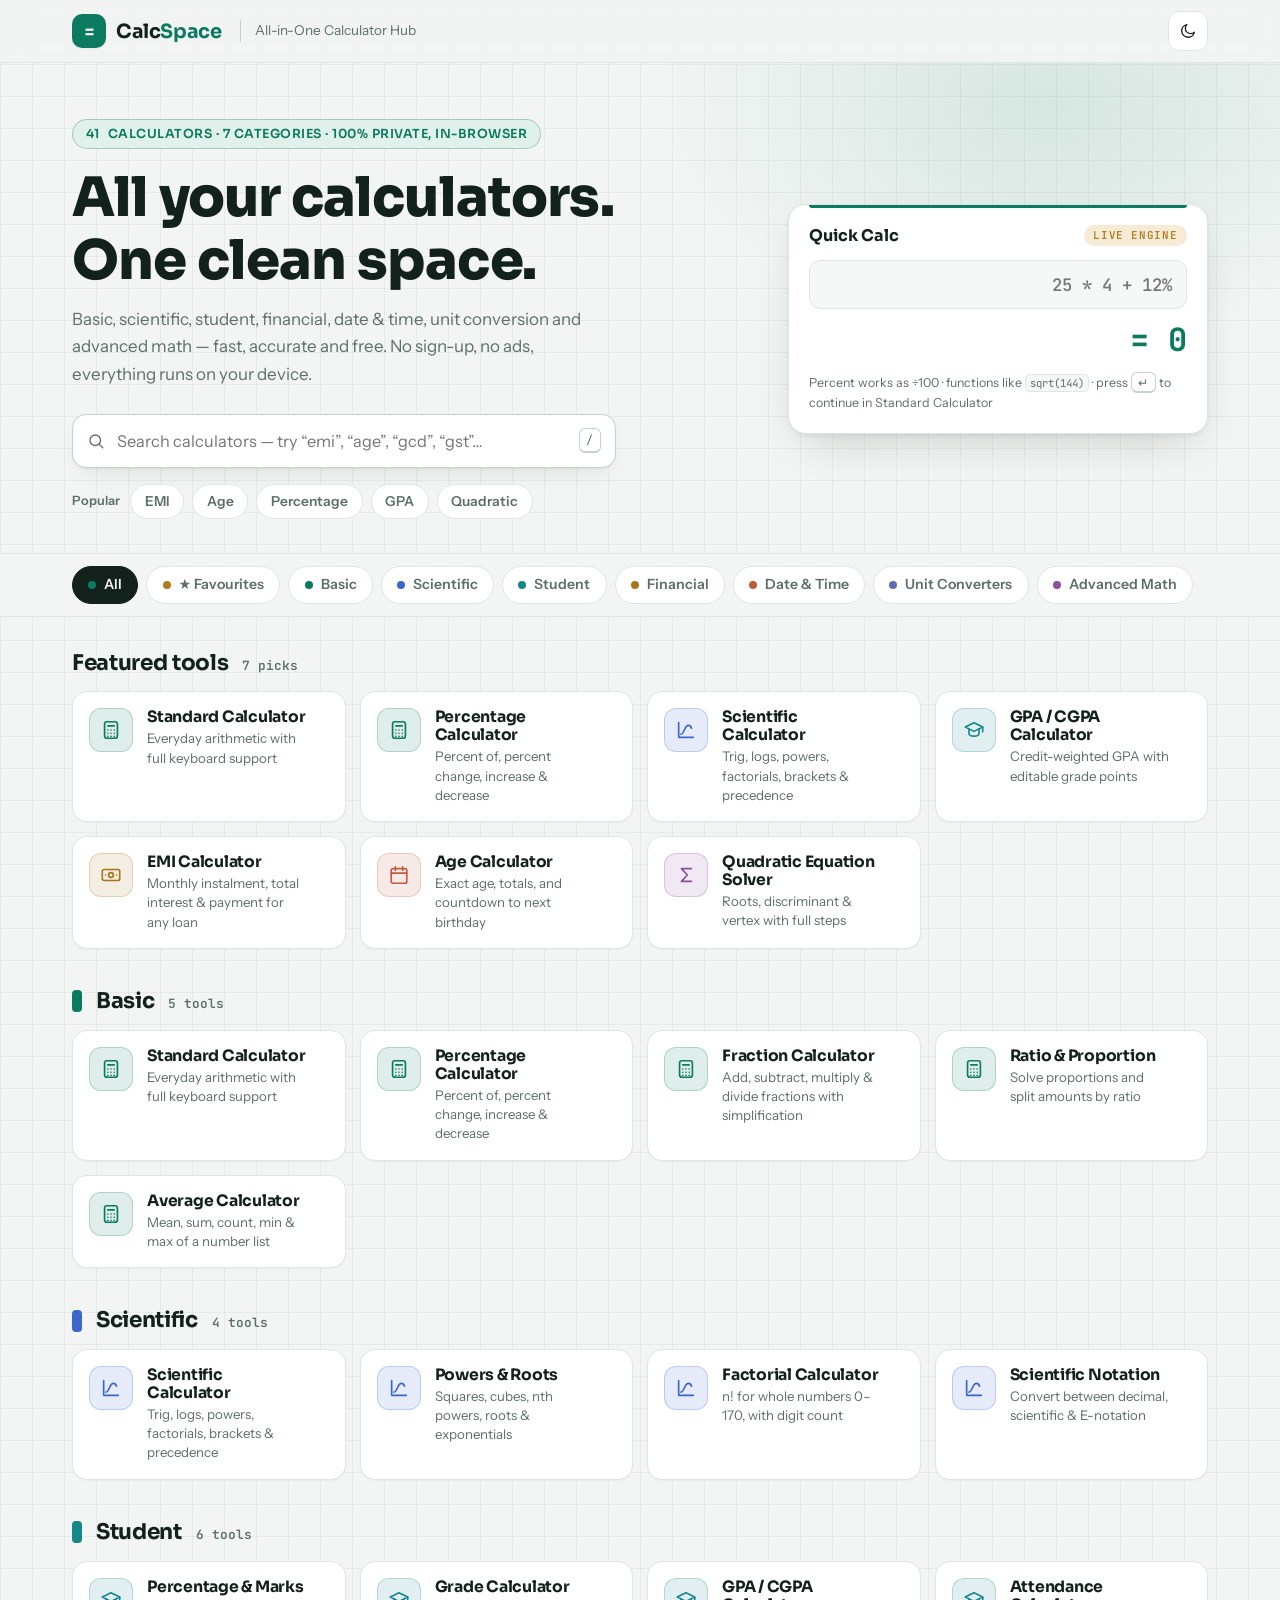
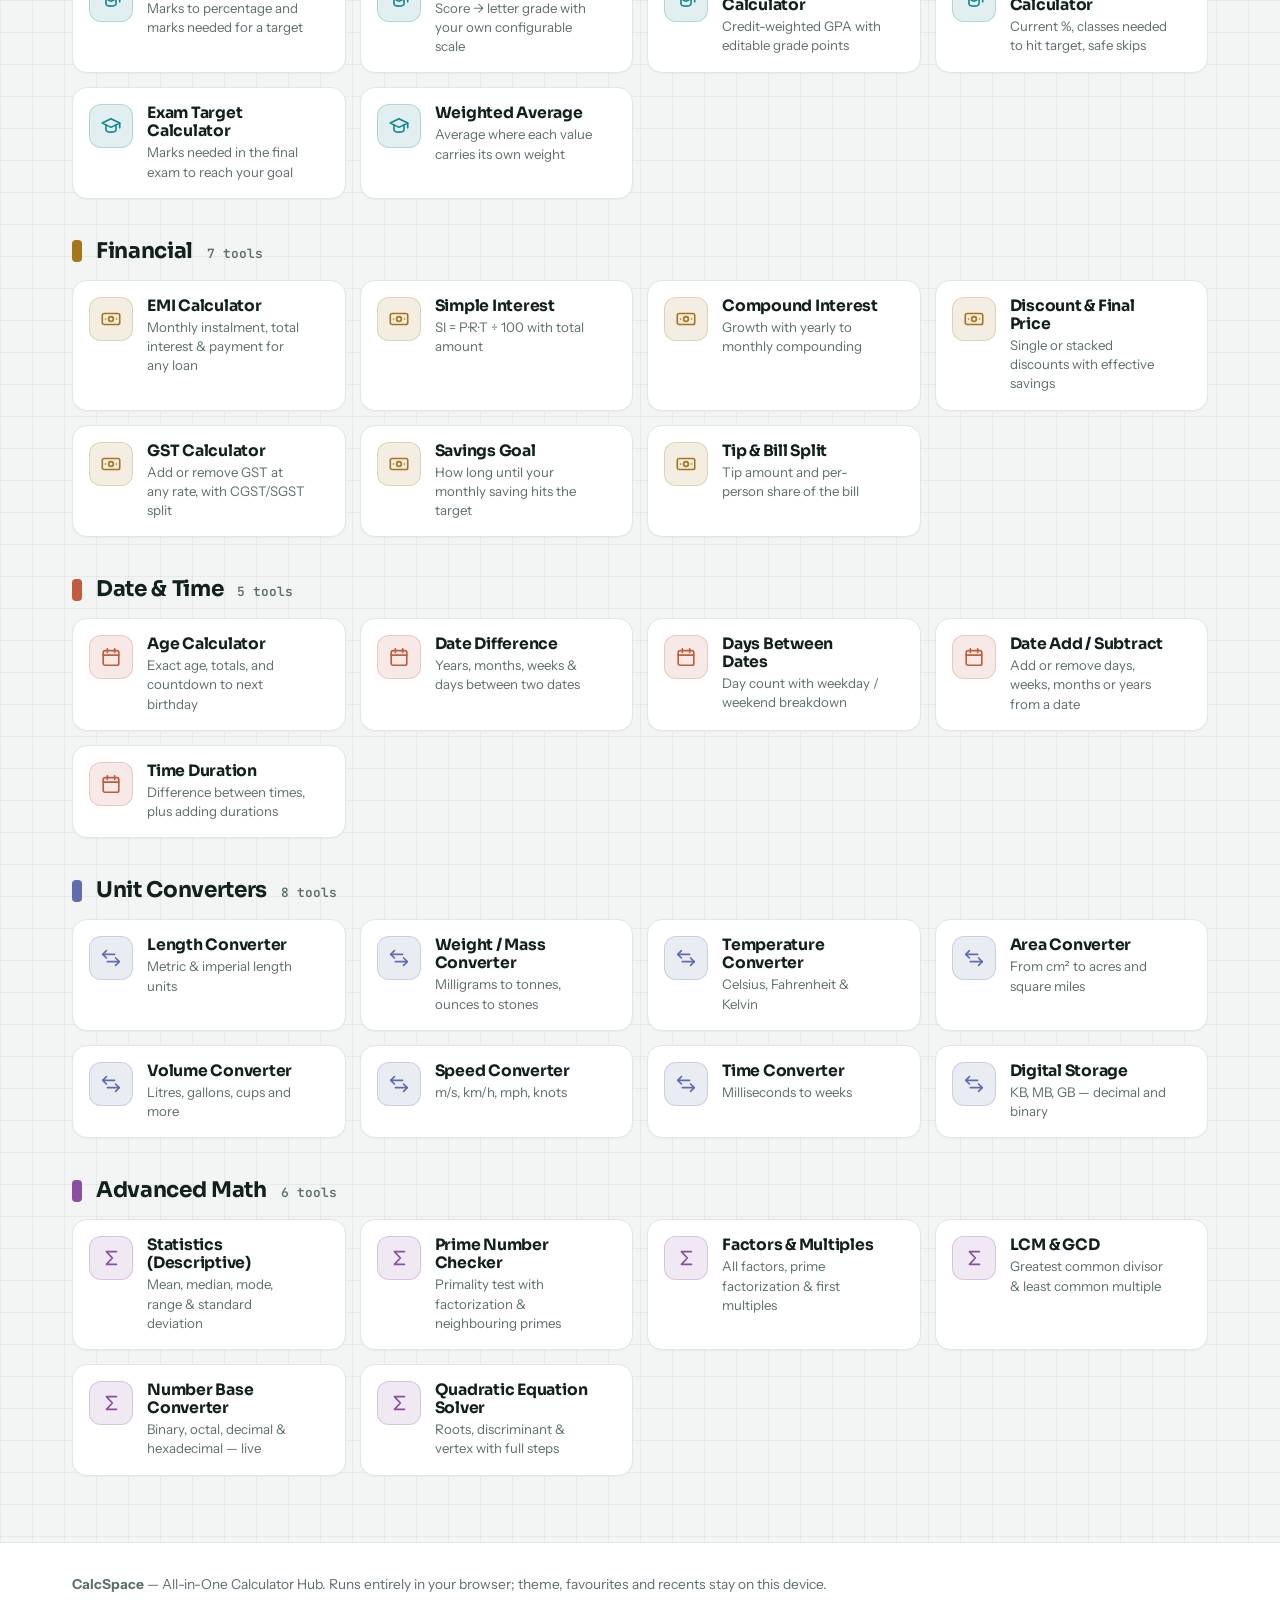
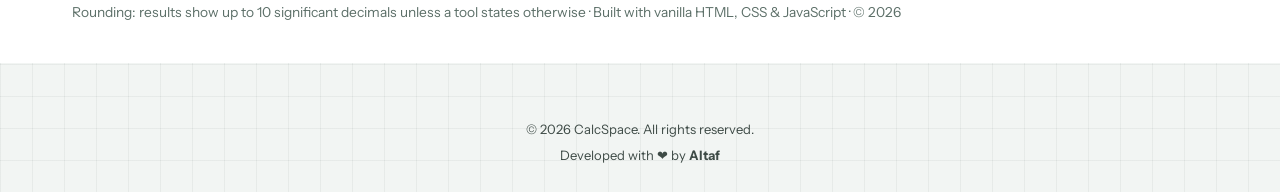
<file: index.html>
<!DOCTYPE html>
<html lang="en" data-theme="light">
<head>
<meta charset="UTF-8">
<meta name="viewport" content="width=device-width, initial-scale=1.0">
<title>CalcSpace — All-in-One Calculator Hub</title>
<meta name="description" content="CalcSpace: 40 free calculators and converters in one clean workspace. Basic, scientific, student, financial, date & time, unit conversion and advanced math — 100% in your browser.">
<link rel="icon" href="data:image/svg+xml,%3Csvg xmlns='http://www.w3.org/2000/svg' viewBox='0 0 64 64'%3E%3Crect width='64' height='64' rx='14' fill='%230c7a5f'/%3E%3Ctext x='32' y='43' font-family='monospace' font-size='34' fill='white' text-anchor='middle'%3E=%3C/text%3E%3C/svg%3E">
<link rel="preconnect" href="https://fonts.googleapis.com">
<link rel="preconnect" href="https://fonts.gstatic.com" crossorigin>
<link href="https://fonts.googleapis.com/css2?family=Sora:wght@600;700;800&family=Instrument+Sans:wght@400;500;600;700&family=JetBrains+Mono:wght@400;500;600;700&display=swap" rel="stylesheet">
<link rel="stylesheet" href="styles.css">
  <link rel="icon" type="image/png" href="/favicon.png" />

</head>
<body>
<a class="skip" href="#main">Skip to content</a>

<!-- ======= SVG icon sprite ======= -->
<svg width="0" height="0" style="position:absolute" aria-hidden="true">
  <defs>
    <symbol id="i-basic" viewBox="0 0 24 24"><rect x="5" y="3" width="14" height="18" rx="2.5"/><path d="M8.5 7.5h7"/><path d="M8.5 12h.01M12 12h.01M15.5 12h.01M8.5 15.5h.01M12 15.5h.01M15.5 15.5h.01M8.5 19h.01M12 19h.01M15.5 19h.01"/></symbol>
    <symbol id="i-sci" viewBox="0 0 24 24"><path d="M4 4v16h16"/><path d="M6.5 16.5c3.5 0 4-9.5 8-9.5 2 0 3 1.5 3.5 3"/></symbol>
    <symbol id="i-student" viewBox="0 0 24 24"><path d="M12 4 2.5 8.8l9.5 4.7 9.5-4.7L12 4z"/><path d="M6.5 11.2v4.6c0 1.6 2.5 2.9 5.5 2.9s5.5-1.3 5.5-2.9v-4.6"/><path d="M21.5 9v5"/></symbol>
    <symbol id="i-fin" viewBox="0 0 24 24"><rect x="2.5" y="6" width="19" height="12" rx="2"/><circle cx="12" cy="12" r="2.6"/><path d="M6 12h.01M18 12h.01"/></symbol>
    <symbol id="i-date" viewBox="0 0 24 24"><rect x="3.5" y="5" width="17" height="16" rx="2"/><path d="M3.5 10h17M8 3v4M16 3v4"/></symbol>
    <symbol id="i-conv" viewBox="0 0 24 24"><path d="M7 4 3 8l4 4"/><path d="M3 8h13"/><path d="m17 12 4 4-4 4"/><path d="M21 16H8"/></symbol>
    <symbol id="i-math" viewBox="0 0 24 24"><path d="M18 5H7l6.5 7L7 19h11"/></symbol>
    <symbol id="i-star" viewBox="0 0 24 24"><path d="m12 3 2.7 5.6 6.1.8-4.5 4.3 1.2 6.1L12 16.9l-5.5 2.9 1.2-6.1L3.2 9.4l6.1-.8L12 3z"/></symbol>
    <symbol id="i-search" viewBox="0 0 24 24"><circle cx="11" cy="11" r="7"/><path d="m16.5 16.5 4.5 4.5"/></symbol>
    <symbol id="i-sun" viewBox="0 0 24 24"><circle cx="12" cy="12" r="4"/><path d="M12 2v2M12 20v2M4.9 4.9l1.4 1.4M17.7 17.7l1.4 1.4M2 12h2M20 12h2M4.9 19.1l1.4-1.4M17.7 6.3l1.4-1.4"/></symbol>
    <symbol id="i-moon" viewBox="0 0 24 24"><path d="M20.5 13.5A8.5 8.5 0 1 1 10.5 3.5a6.8 6.8 0 0 0 10 10z"/></symbol>
    <symbol id="i-back" viewBox="0 0 24 24"><path d="M11 5l-7 7 7 7"/><path d="M4 12h16"/></symbol>
    <symbol id="i-copy" viewBox="0 0 24 24"><rect x="9" y="9" width="11" height="11" rx="2"/><path d="M15 5H7a2 2 0 0 0-2 2v8"/></symbol>
    <symbol id="i-reset" viewBox="0 0 24 24"><path d="M21 12a9 9 0 1 1-2.6-6.4"/><path d="M21 3v6h-6"/></symbol>
  </defs>
</svg>

<header class="topbar">
  <div class="shell topbar-in">
    <a class="brand" href="#/" aria-label="CalcSpace home">
      <span class="brand-mark" aria-hidden="true">=</span>
      <span class="brand-name">Calc<em>Space</em></span>
    </a>
    <p class="tagline">All-in-One Calculator Hub</p>
    <div class="top-actions">
      <button id="themeBtn" class="iconbtn" type="button" aria-label="Toggle dark / light theme" title="Toggle theme">
        <svg class="ic sun"><use href="#i-sun"/></svg>
        <svg class="ic moon"><use href="#i-moon"/></svg>
      </button>
    </div>
  </div>
</header>

<main id="main">

  <!-- ================= HOME ================= -->
  <section id="view-home">
    <div class="hero">
      <div class="shell hero-grid">
        <div class="hero-copy">
          <p class="eyebrow"><span id="toolCount">40</span> calculators · 7 categories · 100% private, in-browser</p>
          <h1>All your calculators.<br>One clean space.</h1>
          <p class="lede">Basic, scientific, student, financial, date &amp; time, unit conversion and advanced math — fast, accurate and free. No sign-up, no ads, everything runs on your device.</p>
          <div class="searchbox">
            <svg class="ic" aria-hidden="true"><use href="#i-search"/></svg>
            <input id="searchInp" type="search" placeholder="Search calculators — try “emi”, “age”, “gcd”, “gst”…" autocomplete="off" aria-label="Search calculators">
            <kbd class="kbd" aria-hidden="true">/</kbd>
          </div>
          <div class="popular">
            <span class="popular-lb">Popular</span>
            <button class="pill" type="button" data-open="emi">EMI</button>
            <button class="pill" type="button" data-open="age">Age</button>
            <button class="pill" type="button" data-open="percent">Percentage</button>
            <button class="pill" type="button" data-open="gpa">GPA</button>
            <button class="pill" type="button" data-open="quadratic">Quadratic</button>
          </div>
        </div>

        <div class="hero-panel">
          <div class="qcalc">
            <div class="qcalc-top"><span class="qcalc-tt">Quick Calc</span><span class="qcalc-badge">live engine</span></div>
            <input id="quickInp" class="qcalc-in" type="text" inputmode="decimal" placeholder="25 * 4 + 12%" autocomplete="off" spellcheck="false" aria-label="Quick calculation">
            <div class="qcalc-out" id="quickOut" aria-live="polite">= 0</div>
            <p class="qcalc-hint">Percent works as ÷100 · functions like <code>sqrt(144)</code> · press <kbd class="kbd">↵</kbd> to continue in Standard Calculator</p>
          </div>
        </div>
      </div>
    </div>

    <nav class="catbar" aria-label="Calculator categories">
      <div class="shell"><div id="catbar" class="catbar-in"></div></div>
    </nav>

    <div class="shell"><div id="home-dyn"></div></div>
  </section>

  <!-- ================= CALCULATOR VIEW ================= -->
  <section id="view-calc" hidden>
    <div class="shell calc-shell">
      <div class="calc-top">
        <button id="backBtn" class="btn ghost sm" type="button"><svg class="ic"><use href="#i-back"/></svg> All calculators</button>
        <button id="calcStar" class="star big" type="button" aria-pressed="false" aria-label="Add to favourites"><svg class="ic"><use href="#i-star"/></svg></button>
      </div>
      <div class="calc-head">
        <span id="calcCat" class="cattag"></span>
        <h1 id="calcTitle" tabindex="-1"></h1>
        <p id="calcDesc" class="calc-desc"></p>
      </div>
      <div id="calcMount" class="calc-body"></div>
      <div class="related">
        <h2 id="relatedTitle">More tools</h2>
        <div id="relatedChips" class="chips"></div>
      </div>
    </div>
  </section>

</main>

<footer class="footer">
  <div class="shell footer-in">
    <p><strong>CalcSpace</strong> — All-in-One Calculator Hub. Runs entirely in your browser; theme, favourites and recents stay on this device.</p>
    <p class="dim">Rounding: results show up to 10 significant decimals unless a tool states otherwise · Built with vanilla HTML, CSS &amp; JavaScript · © 2026</p>
  </div>
</footer>

<div id="toast" class="toast" role="status" aria-live="polite"></div>
<noscript><div style="padding:2rem;text-align:center">CalcSpace needs JavaScript to run its calculators.</div></noscript>
<script src="script.js"></script>
  
<footer class="developer-credit">
  <p>© 2026 CalcSpace. All rights reserved.</p>
  <p>Developed with ❤️ by <strong>Altaf</strong></p>
</footer>

</body>
</html>
</file>
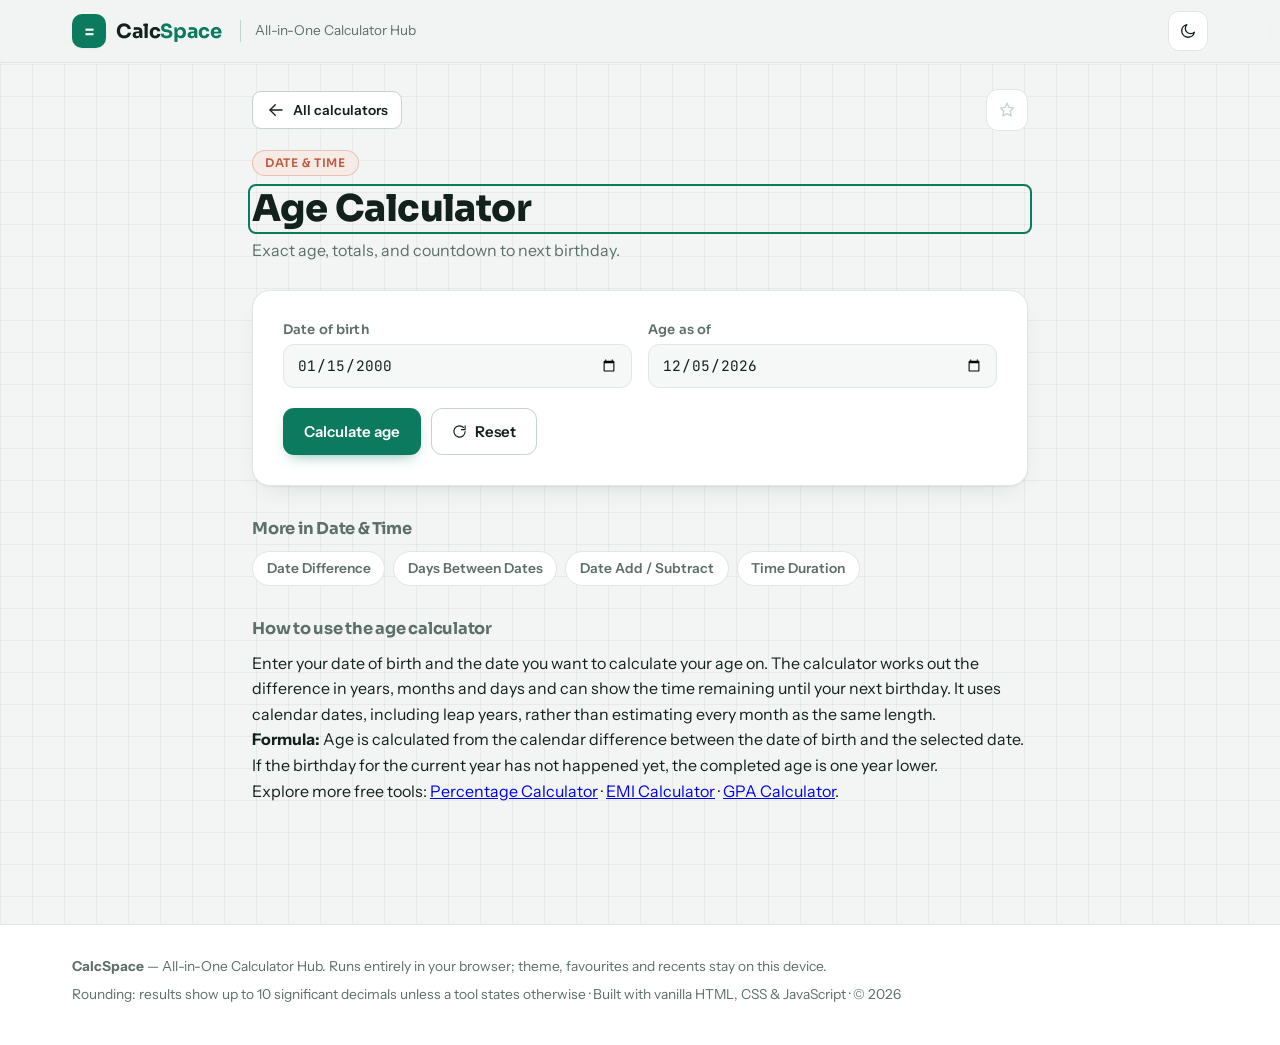
<file: age-calculator/index.html>
<!DOCTYPE html> <html lang="en" data-theme="light"> <head> <meta charset="UTF-8"> <meta name="viewport" content="width=device-width, initial-scale=1.0"> <title>Age Calculator - Calculate Your Exact Age | CalcSpace</title> <meta name="description" content="Use CalcSpace’s free age calculator to calculate your exact age in years, months and days, and see the time until your next birthday."> <meta name="robots" content="index, follow"> <link rel="canonical" href="https://calcspace-1sw.pages.dev/age-calculator/"> <link rel="icon" href="data:image/svg+xml,%3Csvg xmlns='http://www.w3.org/2000/svg' viewBox='0 0 64 64'%3E%3Crect width='64' height='64' rx='14' fill='%230c7a5f'/%3E%3Ctext x='32' y='43' font-family='monospace' font-size='34' fill='white' text-anchor='middle'%3E=%3C/text%3E%3C/svg%3E"> <link rel="preconnect" href="https://fonts.googleapis.com"> <link rel="preconnect" href="https://fonts.gstatic.com" crossorigin> <link href="https://fonts.googleapis.com/css2?family=Sora:wght@600;700;800&family=Instrument+Sans:wght@400;500;600;700&family=JetBrains+Mono:wght@400;500;600;700&display=swap" rel="stylesheet"> <link rel="stylesheet" href="../styles.css"> <link rel="icon" type="image/png" href="/favicon.png" /> </head> <body> <a class="skip" href="#main">Skip to content</a> <!-- ======= SVG icon sprite ======= --> <svg width="0" height="0" style="position:absolute" aria-hidden="true"> <defs> <symbol id="i-basic" viewBox="0 0 24 24"><rect x="5" y="3" width="14" height="18" rx="2.5"/><path d="M8.5 7.5h7"/><path d="M8.5 12h.01M12 12h.01M15.5 12h.01M8.5 15.5h.01M12 15.5h.01M15.5 15.5h.01M8.5 19h.01M12 19h.01M15.5 19h.01"/></symbol> <symbol id="i-sci" viewBox="0 0 24 24"><path d="M4 4v16h16"/><path d="M6.5 16.5c3.5 0 4-9.5 8-9.5 2 0 3 1.5 3.5 3"/></symbol> <symbol id="i-student" viewBox="0 0 24 24"><path d="M12 4 2.5 8.8l9.5 4.7 9.5-4.7L12 4z"/><path d="M6.5 11.2v4.6c0 1.6 2.5 2.9 5.5 2.9s5.5-1.3 5.5-2.9v-4.6"/><path d="M21.5 9v5"/></symbol> <symbol id="i-fin" viewBox="0 0 24 24"><rect x="2.5" y="6" width="19" height="12" rx="2"/><circle cx="12" cy="12" r="2.6"/><path d="M6 12h.01M18 12h.01"/></symbol> <symbol id="i-date" viewBox="0 0 24 24"><rect x="3.5" y="5" width="17" height="16" rx="2"/><path d="M3.5 10h17M8 3v4M16 3v4"/></symbol> <symbol id="i-conv" viewBox="0 0 24 24"><path d="M7 4 3 8l4 4"/><path d="M3 8h13"/><path d="m17 12 4 4-4 4"/><path d="M21 16H8"/></symbol> <symbol id="i-math" viewBox="0 0 24 24"><path d="M18 5H7l6.5 7L7 19h11"/></symbol> <symbol id="i-star" viewBox="0 0 24 24"><path d="m12 3 2.7 5.6 6.1.8-4.5 4.3 1.2 6.1L12 16.9l-5.5 2.9 1.2-6.1L3.2 9.4l6.1-.8L12 3z"/></symbol> <symbol id="i-search" viewBox="0 0 24 24"><circle cx="11" cy="11" r="7"/><path d="m16.5 16.5 4.5 4.5"/></symbol> <symbol id="i-sun" viewBox="0 0 24 24"><circle cx="12" cy="12" r="4"/><path d="M12 2v2M12 20v2M4.9 4.9l1.4 1.4M17.7 17.7l1.4 1.4M2 12h2M20 12h2M4.9 19.1l1.4-1.4M17.7 6.3l1.4-1.4"/></symbol> <symbol id="i-moon" viewBox="0 0 24 24"><path d="M20.5 13.5A8.5 8.5 0 1 1 10.5 3.5a6.8 6.8 0 0 0 10 10z"/></symbol> <symbol id="i-back" viewBox="0 0 24 24"><path d="M11 5l-7 7 7 7"/><path d="M4 12h16"/></symbol> <symbol id="i-copy" viewBox="0 0 24 24"><rect x="9" y="9" width="11" height="11" rx="2"/><path d="M15 5H7a2 2 0 0 0-2 2v8"/></symbol> <symbol id="i-reset" viewBox="0 0 24 24"><path d="M21 12a9 9 0 1 1-2.6-6.4"/><path d="M21 3v6h-6"/></symbol> </defs> </svg> <header class="topbar"> <div class="shell topbar-in"> <a class="brand" href="#/" aria-label="CalcSpace home"> <span class="brand-mark" aria-hidden="true">=</span> <span class="brand-name">Calc<em>Space</em></span> </a> <p class="tagline">All-in-One Calculator Hub</p> <div class="top-actions"> <button id="themeBtn" class="iconbtn" type="button" aria-label="Toggle dark / light theme" title="Toggle theme"> <svg class="ic sun"><use href="#i-sun"/></svg> <svg class="ic moon"><use href="#i-moon"/></svg> </button> </div> </div> </header> <main id="main"> <!-- ================= HOME ================= --> <section id="view-home"> <div class="hero"> <div class="shell hero-grid"> <div class="hero-copy"> <p class="eyebrow"><span id="toolCount">40</span> calculators · 7 categories · 100% private, in-browser</p> <h1>All your calculators.<br>One clean space.</h1> <p class="lede">Basic, scientific, student, financial, date &amp; time, unit conversion and advanced math — fast, accurate and free. No sign-up, no ads, everything runs on your device.</p> <div class="searchbox"> <svg class="ic" aria-hidden="true"><use href="#i-search"/></svg> <input id="searchInp" type="search" placeholder="Search calculators — try “emi”, “age”, “gcd”, “gst”…" autocomplete="off" aria-label="Search calculators"> <kbd class="kbd" aria-hidden="true">/</kbd> </div> <div class="popular"> <span class="popular-lb">Popular</span> <button class="pill" type="button" data-open="emi">EMI</button> <button class="pill" type="button" data-open="age">Age</button> <button class="pill" type="button" data-open="percent">Percentage</button> <button class="pill" type="button" data-open="gpa">GPA</button> <button class="pill" type="button" data-open="quadratic">Quadratic</button> </div> </div> <div class="hero-panel"> <div class="qcalc"> <div class="qcalc-top"><span class="qcalc-tt">Quick Calc</span><span class="qcalc-badge">live engine</span></div> <input id="quickInp" class="qcalc-in" type="text" inputmode="decimal" placeholder="25 * 4 + 12%" autocomplete="off" spellcheck="false" aria-label="Quick calculation"> <div class="qcalc-out" id="quickOut" aria-live="polite">= 0</div> <p class="qcalc-hint">Percent works as ÷100 · functions like <code>sqrt(144)</code> · press <kbd class="kbd">↵</kbd> to continue in Standard Calculator</p> </div> </div> </div> </div> <nav class="catbar" aria-label="Calculator categories"> <div class="shell"><div id="catbar" class="catbar-in"></div></div> </nav> <div class="shell"><div id="home-dyn"></div></div> </section> <!-- ================= CALCULATOR VIEW ================= --> <section id="view-calc" hidden> <div class="shell calc-shell"> <div class="calc-top"> <button id="backBtn" class="btn ghost sm" type="button"><svg class="ic"><use href="#i-back"/></svg> All calculators</button> <button id="calcStar" class="star big" type="button" aria-pressed="false" aria-label="Add to favourites"><svg class="ic"><use href="#i-star"/></svg></button> </div> <div class="calc-head"> <span id="calcCat" class="cattag"></span> <h1 id="calcTitle" tabindex="-1">Age Calculator</h1> <p id="calcDesc" class="calc-desc">Calculate your exact age, total time lived, and countdown to your next birthday.</p> </div> <div id="calcMount" class="calc-body"></div> <div class="related"> <h2 id="relatedTitle">More tools</h2> <div id="relatedChips" class="chips"></div> </div> <div class="related seo-content"> <h2>How to use the age calculator</h2> <p>Enter your date of birth and the date you want to calculate your age on. The calculator works out the difference in years, months and days and can show the time remaining until your next birthday. It uses calendar dates, including leap years, rather than estimating every month as the same length.</p> <p><strong>Formula:</strong> Age is calculated from the calendar difference between the date of birth and the selected date. If the birthday for the current year has not happened yet, the completed age is one year lower.</p> <p>Explore more free tools: <a href="../percentage-calculator/">Percentage Calculator</a> · <a href="../emi-calculator/">EMI Calculator</a> · <a href="../gpa-calculator/">GPA Calculator</a>.</p> </div> </div> </section> </main> <footer class="footer"> <div class="shell footer-in"> <p><strong>CalcSpace</strong> — All-in-One Calculator Hub. Runs entirely in your browser; theme, favourites and recents stay on this device.</p> <p class="dim">Rounding: results show up to 10 significant decimals unless a tool states otherwise · Built with vanilla HTML, CSS &amp; JavaScript · © 2026</p> </div> </footer> <div id="toast" class="toast" role="status" aria-live="polite"></div> <noscript><div style="padding:2rem;text-align:center">CalcSpace needs JavaScript to run its calculators.</div></noscript> <script>if (!location.hash) location.hash = "#/c/age";</script> <script src="../script.js"></script> <script>if (location.hash === "#/c/age") history.replaceState(null, "", location.pathname + location.search);</script> </body> </html>
</file>
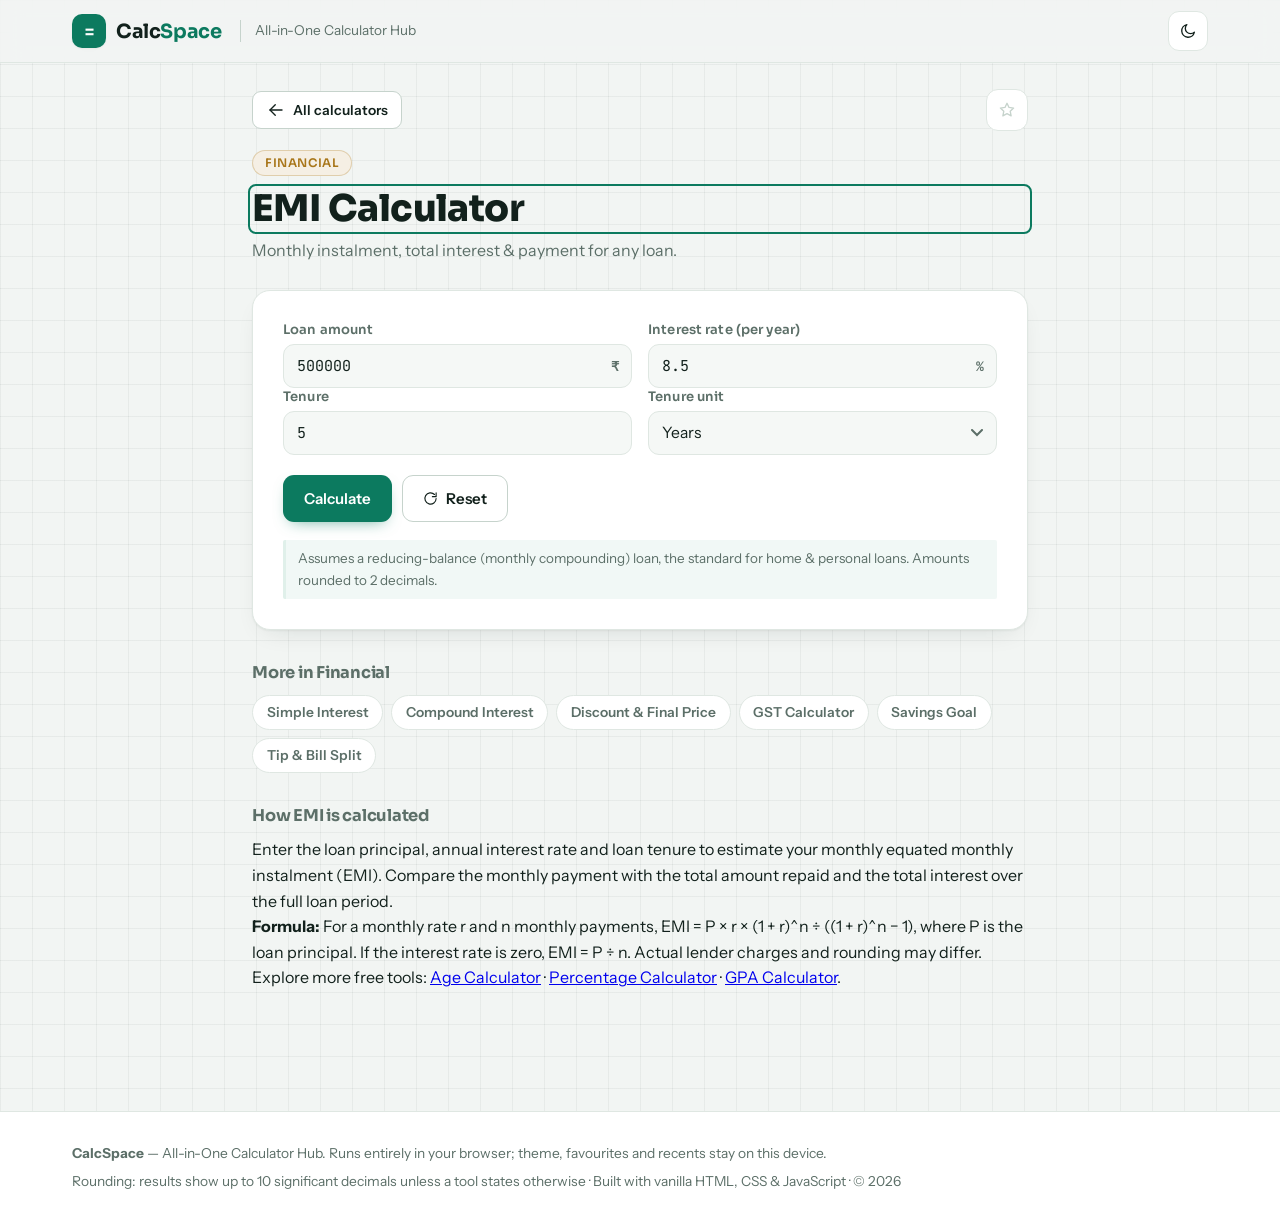
<file: emi-calculator/index.html>
<!DOCTYPE html> <html lang="en" data-theme="light"> <head> <meta charset="UTF-8"> <meta name="viewport" content="width=device-width, initial-scale=1.0"> <title>EMI Calculator - Monthly Loan Payment & Interest | CalcSpace</title> <meta name="description" content="Calculate your monthly loan EMI, total repayment and total interest using loan amount, annual interest rate and tenure with CalcSpace."> <meta name="robots" content="index, follow"> <link rel="canonical" href="https://calcspace-1sw.pages.dev/emi-calculator/"> <link rel="icon" href="data:image/svg+xml,%3Csvg xmlns='http://www.w3.org/2000/svg' viewBox='0 0 64 64'%3E%3Crect width='64' height='64' rx='14' fill='%230c7a5f'/%3E%3Ctext x='32' y='43' font-family='monospace' font-size='34' fill='white' text-anchor='middle'%3E=%3C/text%3E%3C/svg%3E"> <link rel="preconnect" href="https://fonts.googleapis.com"> <link rel="preconnect" href="https://fonts.gstatic.com" crossorigin> <link href="https://fonts.googleapis.com/css2?family=Sora:wght@600;700;800&family=Instrument+Sans:wght@400;500;600;700&family=JetBrains+Mono:wght@400;500;600;700&display=swap" rel="stylesheet"> <link rel="stylesheet" href="../styles.css"> <link rel="icon" type="image/png" href="/favicon.png" /> </head> <body> <a class="skip" href="#main">Skip to content</a> <!-- ======= SVG icon sprite ======= --> <svg width="0" height="0" style="position:absolute" aria-hidden="true"> <defs> <symbol id="i-basic" viewBox="0 0 24 24"><rect x="5" y="3" width="14" height="18" rx="2.5"/><path d="M8.5 7.5h7"/><path d="M8.5 12h.01M12 12h.01M15.5 12h.01M8.5 15.5h.01M12 15.5h.01M15.5 15.5h.01M8.5 19h.01M12 19h.01M15.5 19h.01"/></symbol> <symbol id="i-sci" viewBox="0 0 24 24"><path d="M4 4v16h16"/><path d="M6.5 16.5c3.5 0 4-9.5 8-9.5 2 0 3 1.5 3.5 3"/></symbol> <symbol id="i-student" viewBox="0 0 24 24"><path d="M12 4 2.5 8.8l9.5 4.7 9.5-4.7L12 4z"/><path d="M6.5 11.2v4.6c0 1.6 2.5 2.9 5.5 2.9s5.5-1.3 5.5-2.9v-4.6"/><path d="M21.5 9v5"/></symbol> <symbol id="i-fin" viewBox="0 0 24 24"><rect x="2.5" y="6" width="19" height="12" rx="2"/><circle cx="12" cy="12" r="2.6"/><path d="M6 12h.01M18 12h.01"/></symbol> <symbol id="i-date" viewBox="0 0 24 24"><rect x="3.5" y="5" width="17" height="16" rx="2"/><path d="M3.5 10h17M8 3v4M16 3v4"/></symbol> <symbol id="i-conv" viewBox="0 0 24 24"><path d="M7 4 3 8l4 4"/><path d="M3 8h13"/><path d="m17 12 4 4-4 4"/><path d="M21 16H8"/></symbol> <symbol id="i-math" viewBox="0 0 24 24"><path d="M18 5H7l6.5 7L7 19h11"/></symbol> <symbol id="i-star" viewBox="0 0 24 24"><path d="m12 3 2.7 5.6 6.1.8-4.5 4.3 1.2 6.1L12 16.9l-5.5 2.9 1.2-6.1L3.2 9.4l6.1-.8L12 3z"/></symbol> <symbol id="i-search" viewBox="0 0 24 24"><circle cx="11" cy="11" r="7"/><path d="m16.5 16.5 4.5 4.5"/></symbol> <symbol id="i-sun" viewBox="0 0 24 24"><circle cx="12" cy="12" r="4"/><path d="M12 2v2M12 20v2M4.9 4.9l1.4 1.4M17.7 17.7l1.4 1.4M2 12h2M20 12h2M4.9 19.1l1.4-1.4M17.7 6.3l1.4-1.4"/></symbol> <symbol id="i-moon" viewBox="0 0 24 24"><path d="M20.5 13.5A8.5 8.5 0 1 1 10.5 3.5a6.8 6.8 0 0 0 10 10z"/></symbol> <symbol id="i-back" viewBox="0 0 24 24"><path d="M11 5l-7 7 7 7"/><path d="M4 12h16"/></symbol> <symbol id="i-copy" viewBox="0 0 24 24"><rect x="9" y="9" width="11" height="11" rx="2"/><path d="M15 5H7a2 2 0 0 0-2 2v8"/></symbol> <symbol id="i-reset" viewBox="0 0 24 24"><path d="M21 12a9 9 0 1 1-2.6-6.4"/><path d="M21 3v6h-6"/></symbol> </defs> </svg> <header class="topbar"> <div class="shell topbar-in"> <a class="brand" href="#/" aria-label="CalcSpace home"> <span class="brand-mark" aria-hidden="true">=</span> <span class="brand-name">Calc<em>Space</em></span> </a> <p class="tagline">All-in-One Calculator Hub</p> <div class="top-actions"> <button id="themeBtn" class="iconbtn" type="button" aria-label="Toggle dark / light theme" title="Toggle theme"> <svg class="ic sun"><use href="#i-sun"/></svg> <svg class="ic moon"><use href="#i-moon"/></svg> </button> </div> </div> </header> <main id="main"> <!-- ================= HOME ================= --> <section id="view-home"> <div class="hero"> <div class="shell hero-grid"> <div class="hero-copy"> <p class="eyebrow"><span id="toolCount">40</span> calculators · 7 categories · 100% private, in-browser</p> <h1>All your calculators.<br>One clean space.</h1> <p class="lede">Basic, scientific, student, financial, date &amp; time, unit conversion and advanced math — fast, accurate and free. No sign-up, no ads, everything runs on your device.</p> <div class="searchbox"> <svg class="ic" aria-hidden="true"><use href="#i-search"/></svg> <input id="searchInp" type="search" placeholder="Search calculators — try “emi”, “age”, “gcd”, “gst”…" autocomplete="off" aria-label="Search calculators"> <kbd class="kbd" aria-hidden="true">/</kbd> </div> <div class="popular"> <span class="popular-lb">Popular</span> <button class="pill" type="button" data-open="emi">EMI</button> <button class="pill" type="button" data-open="age">Age</button> <button class="pill" type="button" data-open="percent">Percentage</button> <button class="pill" type="button" data-open="gpa">GPA</button> <button class="pill" type="button" data-open="quadratic">Quadratic</button> </div> </div> <div class="hero-panel"> <div class="qcalc"> <div class="qcalc-top"><span class="qcalc-tt">Quick Calc</span><span class="qcalc-badge">live engine</span></div> <input id="quickInp" class="qcalc-in" type="text" inputmode="decimal" placeholder="25 * 4 + 12%" autocomplete="off" spellcheck="false" aria-label="Quick calculation"> <div class="qcalc-out" id="quickOut" aria-live="polite">= 0</div> <p class="qcalc-hint">Percent works as ÷100 · functions like <code>sqrt(144)</code> · press <kbd class="kbd">↵</kbd> to continue in Standard Calculator</p> </div> </div> </div> </div> <nav class="catbar" aria-label="Calculator categories"> <div class="shell"><div id="catbar" class="catbar-in"></div></div> </nav> <div class="shell"><div id="home-dyn"></div></div> </section> <!-- ================= CALCULATOR VIEW ================= --> <section id="view-calc" hidden> <div class="shell calc-shell"> <div class="calc-top"> <button id="backBtn" class="btn ghost sm" type="button"><svg class="ic"><use href="#i-back"/></svg> All calculators</button> <button id="calcStar" class="star big" type="button" aria-pressed="false" aria-label="Add to favourites"><svg class="ic"><use href="#i-star"/></svg></button> </div> <div class="calc-head"> <span id="calcCat" class="cattag"></span> <h1 id="calcTitle" tabindex="-1">EMI Calculator</h1> <p id="calcDesc" class="calc-desc">Estimate monthly instalments, total interest, and total loan repayment.</p> </div> <div id="calcMount" class="calc-body"></div> <div class="related"> <h2 id="relatedTitle">More tools</h2> <div id="relatedChips" class="chips"></div> </div> <div class="related seo-content"> <h2>How EMI is calculated</h2> <p>Enter the loan principal, annual interest rate and loan tenure to estimate your monthly equated monthly instalment (EMI). Compare the monthly payment with the total amount repaid and the total interest over the full loan period.</p> <p><strong>Formula:</strong> For a monthly rate r and n monthly payments, EMI = P × r × (1 + r)^n ÷ ((1 + r)^n − 1), where P is the loan principal. If the interest rate is zero, EMI = P ÷ n. Actual lender charges and rounding may differ.</p> <p>Explore more free tools: <a href="../age-calculator/">Age Calculator</a> · <a href="../percentage-calculator/">Percentage Calculator</a> · <a href="../gpa-calculator/">GPA Calculator</a>.</p> </div> </div> </section> </main> <footer class="footer"> <div class="shell footer-in"> <p><strong>CalcSpace</strong> — All-in-One Calculator Hub. Runs entirely in your browser; theme, favourites and recents stay on this device.</p> <p class="dim">Rounding: results show up to 10 significant decimals unless a tool states otherwise · Built with vanilla HTML, CSS &amp; JavaScript · © 2026</p> </div> </footer> <div id="toast" class="toast" role="status" aria-live="polite"></div> <noscript><div style="padding:2rem;text-align:center">CalcSpace needs JavaScript to run its calculators.</div></noscript> <script>if (!location.hash) location.hash = "#/c/emi";</script> <script src="../script.js"></script> <script>if (location.hash === "#/c/emi") history.replaceState(null, "", location.pathname + location.search);</script> </body> </html>
</file>
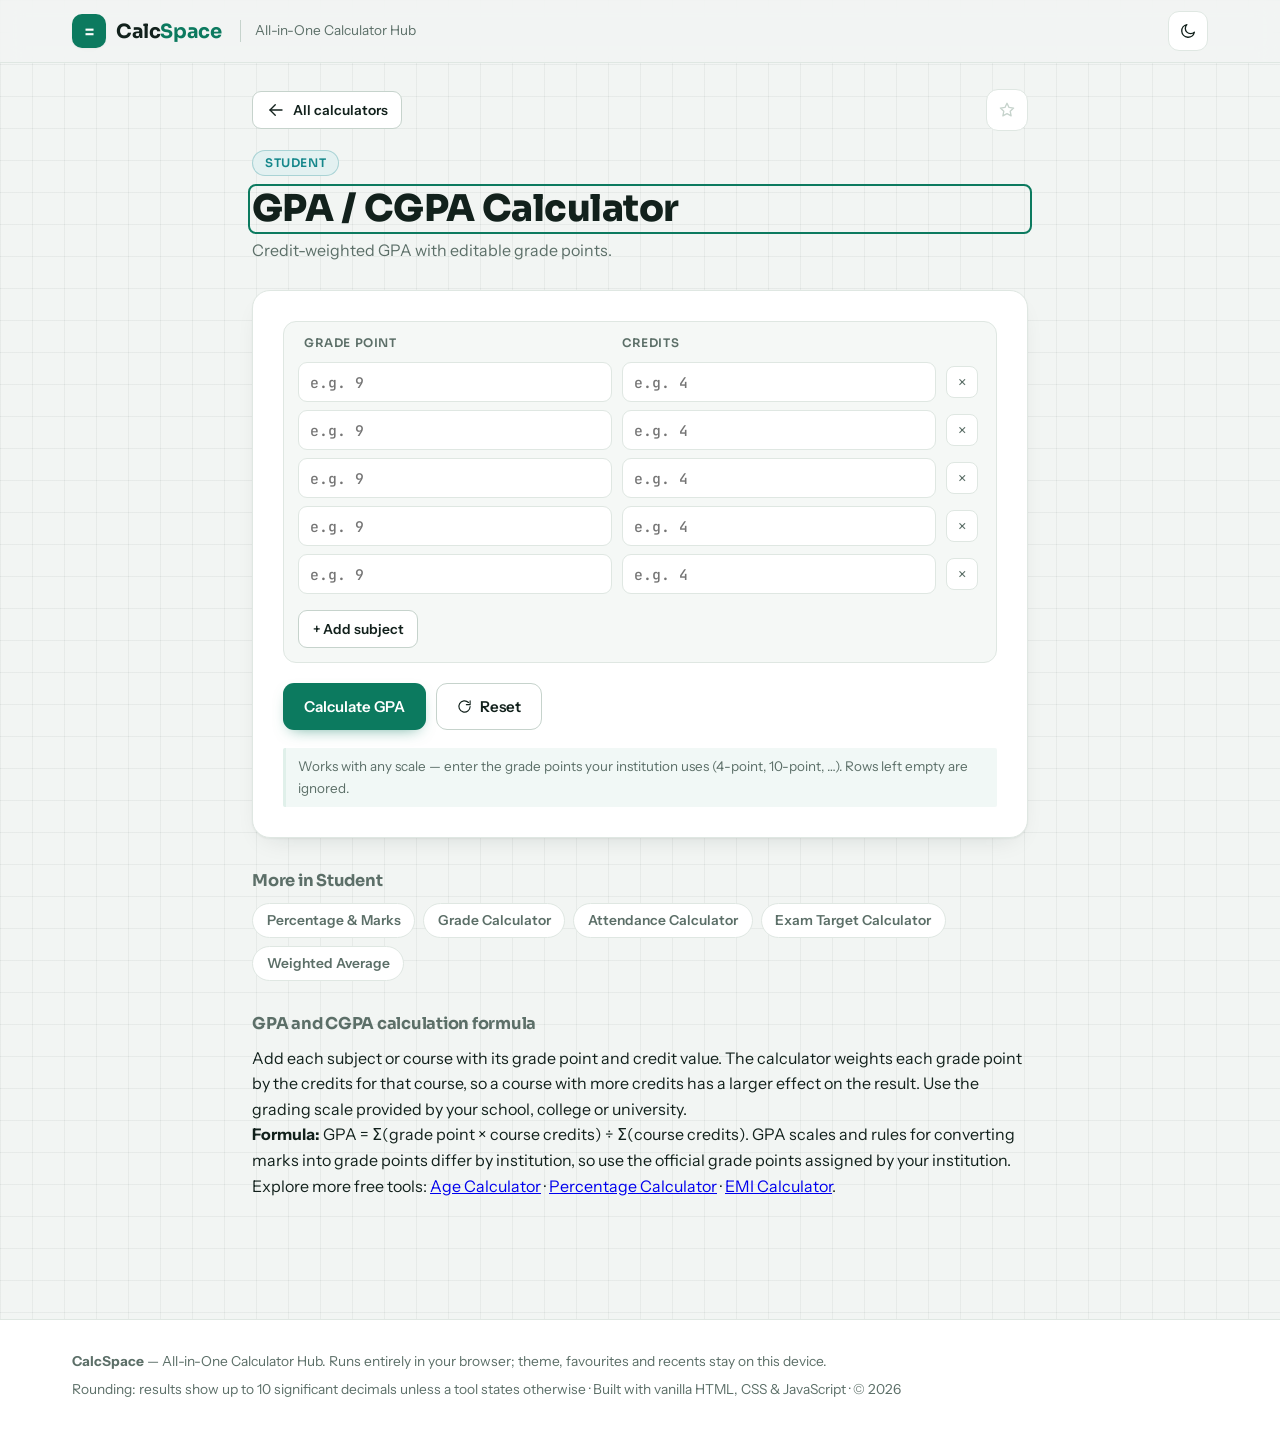
<file: gpa-calculator/index.html>
<!DOCTYPE html> <html lang="en" data-theme="light"> <head> <meta charset="UTF-8"> <meta name="viewport" content="width=device-width, initial-scale=1.0"> <title>GPA / CGPA Calculator - Credit-Weighted Grade Point | CalcSpace</title> <meta name="description" content="Calculate GPA or CGPA using course grade points and credits. Add subjects, enter their credits and grade points, and calculate a weighted average."> <meta name="robots" content="index, follow"> <link rel="canonical" href="https://calcspace-1sw.pages.dev/gpa-calculator/"> <link rel="icon" href="data:image/svg+xml,%3Csvg xmlns='http://www.w3.org/2000/svg' viewBox='0 0 64 64'%3E%3Crect width='64' height='64' rx='14' fill='%230c7a5f'/%3E%3Ctext x='32' y='43' font-family='monospace' font-size='34' fill='white' text-anchor='middle'%3E=%3C/text%3E%3C/svg%3E"> <link rel="preconnect" href="https://fonts.googleapis.com"> <link rel="preconnect" href="https://fonts.gstatic.com" crossorigin> <link href="https://fonts.googleapis.com/css2?family=Sora:wght@600;700;800&family=Instrument+Sans:wght@400;500;600;700&family=JetBrains+Mono:wght@400;500;600;700&display=swap" rel="stylesheet"> <link rel="stylesheet" href="../styles.css"> <link rel="icon" type="image/png" href="/favicon.png" /> </head> <body> <a class="skip" href="#main">Skip to content</a> <!-- ======= SVG icon sprite ======= --> <svg width="0" height="0" style="position:absolute" aria-hidden="true"> <defs> <symbol id="i-basic" viewBox="0 0 24 24"><rect x="5" y="3" width="14" height="18" rx="2.5"/><path d="M8.5 7.5h7"/><path d="M8.5 12h.01M12 12h.01M15.5 12h.01M8.5 15.5h.01M12 15.5h.01M15.5 15.5h.01M8.5 19h.01M12 19h.01M15.5 19h.01"/></symbol> <symbol id="i-sci" viewBox="0 0 24 24"><path d="M4 4v16h16"/><path d="M6.5 16.5c3.5 0 4-9.5 8-9.5 2 0 3 1.5 3.5 3"/></symbol> <symbol id="i-student" viewBox="0 0 24 24"><path d="M12 4 2.5 8.8l9.5 4.7 9.5-4.7L12 4z"/><path d="M6.5 11.2v4.6c0 1.6 2.5 2.9 5.5 2.9s5.5-1.3 5.5-2.9v-4.6"/><path d="M21.5 9v5"/></symbol> <symbol id="i-fin" viewBox="0 0 24 24"><rect x="2.5" y="6" width="19" height="12" rx="2"/><circle cx="12" cy="12" r="2.6"/><path d="M6 12h.01M18 12h.01"/></symbol> <symbol id="i-date" viewBox="0 0 24 24"><rect x="3.5" y="5" width="17" height="16" rx="2"/><path d="M3.5 10h17M8 3v4M16 3v4"/></symbol> <symbol id="i-conv" viewBox="0 0 24 24"><path d="M7 4 3 8l4 4"/><path d="M3 8h13"/><path d="m17 12 4 4-4 4"/><path d="M21 16H8"/></symbol> <symbol id="i-math" viewBox="0 0 24 24"><path d="M18 5H7l6.5 7L7 19h11"/></symbol> <symbol id="i-star" viewBox="0 0 24 24"><path d="m12 3 2.7 5.6 6.1.8-4.5 4.3 1.2 6.1L12 16.9l-5.5 2.9 1.2-6.1L3.2 9.4l6.1-.8L12 3z"/></symbol> <symbol id="i-search" viewBox="0 0 24 24"><circle cx="11" cy="11" r="7"/><path d="m16.5 16.5 4.5 4.5"/></symbol> <symbol id="i-sun" viewBox="0 0 24 24"><circle cx="12" cy="12" r="4"/><path d="M12 2v2M12 20v2M4.9 4.9l1.4 1.4M17.7 17.7l1.4 1.4M2 12h2M20 12h2M4.9 19.1l1.4-1.4M17.7 6.3l1.4-1.4"/></symbol> <symbol id="i-moon" viewBox="0 0 24 24"><path d="M20.5 13.5A8.5 8.5 0 1 1 10.5 3.5a6.8 6.8 0 0 0 10 10z"/></symbol> <symbol id="i-back" viewBox="0 0 24 24"><path d="M11 5l-7 7 7 7"/><path d="M4 12h16"/></symbol> <symbol id="i-copy" viewBox="0 0 24 24"><rect x="9" y="9" width="11" height="11" rx="2"/><path d="M15 5H7a2 2 0 0 0-2 2v8"/></symbol> <symbol id="i-reset" viewBox="0 0 24 24"><path d="M21 12a9 9 0 1 1-2.6-6.4"/><path d="M21 3v6h-6"/></symbol> </defs> </svg> <header class="topbar"> <div class="shell topbar-in"> <a class="brand" href="#/" aria-label="CalcSpace home"> <span class="brand-mark" aria-hidden="true">=</span> <span class="brand-name">Calc<em>Space</em></span> </a> <p class="tagline">All-in-One Calculator Hub</p> <div class="top-actions"> <button id="themeBtn" class="iconbtn" type="button" aria-label="Toggle dark / light theme" title="Toggle theme"> <svg class="ic sun"><use href="#i-sun"/></svg> <svg class="ic moon"><use href="#i-moon"/></svg> </button> </div> </div> </header> <main id="main"> <!-- ================= HOME ================= --> <section id="view-home"> <div class="hero"> <div class="shell hero-grid"> <div class="hero-copy"> <p class="eyebrow"><span id="toolCount">40</span> calculators · 7 categories · 100% private, in-browser</p> <h1>All your calculators.<br>One clean space.</h1> <p class="lede">Basic, scientific, student, financial, date &amp; time, unit conversion and advanced math — fast, accurate and free. No sign-up, no ads, everything runs on your device.</p> <div class="searchbox"> <svg class="ic" aria-hidden="true"><use href="#i-search"/></svg> <input id="searchInp" type="search" placeholder="Search calculators — try “emi”, “age”, “gcd”, “gst”…" autocomplete="off" aria-label="Search calculators"> <kbd class="kbd" aria-hidden="true">/</kbd> </div> <div class="popular"> <span class="popular-lb">Popular</span> <button class="pill" type="button" data-open="emi">EMI</button> <button class="pill" type="button" data-open="age">Age</button> <button class="pill" type="button" data-open="percent">Percentage</button> <button class="pill" type="button" data-open="gpa">GPA</button> <button class="pill" type="button" data-open="quadratic">Quadratic</button> </div> </div> <div class="hero-panel"> <div class="qcalc"> <div class="qcalc-top"><span class="qcalc-tt">Quick Calc</span><span class="qcalc-badge">live engine</span></div> <input id="quickInp" class="qcalc-in" type="text" inputmode="decimal" placeholder="25 * 4 + 12%" autocomplete="off" spellcheck="false" aria-label="Quick calculation"> <div class="qcalc-out" id="quickOut" aria-live="polite">= 0</div> <p class="qcalc-hint">Percent works as ÷100 · functions like <code>sqrt(144)</code> · press <kbd class="kbd">↵</kbd> to continue in Standard Calculator</p> </div> </div> </div> </div> <nav class="catbar" aria-label="Calculator categories"> <div class="shell"><div id="catbar" class="catbar-in"></div></div> </nav> <div class="shell"><div id="home-dyn"></div></div> </section> <!-- ================= CALCULATOR VIEW ================= --> <section id="view-calc" hidden> <div class="shell calc-shell"> <div class="calc-top"> <button id="backBtn" class="btn ghost sm" type="button"><svg class="ic"><use href="#i-back"/></svg> All calculators</button> <button id="calcStar" class="star big" type="button" aria-pressed="false" aria-label="Add to favourites"><svg class="ic"><use href="#i-star"/></svg></button> </div> <div class="calc-head"> <span id="calcCat" class="cattag"></span> <h1 id="calcTitle" tabindex="-1">GPA / CGPA Calculator</h1> <p id="calcDesc" class="calc-desc">Calculate a credit-weighted GPA or CGPA from your subjects and grade points.</p> </div> <div id="calcMount" class="calc-body"></div> <div class="related"> <h2 id="relatedTitle">More tools</h2> <div id="relatedChips" class="chips"></div> </div> <div class="related seo-content"> <h2>GPA and CGPA calculation formula</h2> <p>Add each subject or course with its grade point and credit value. The calculator weights each grade point by the credits for that course, so a course with more credits has a larger effect on the result. Use the grading scale provided by your school, college or university.</p> <p><strong>Formula:</strong> GPA = Σ(grade point × course credits) ÷ Σ(course credits). GPA scales and rules for converting marks into grade points differ by institution, so use the official grade points assigned by your institution.</p> <p>Explore more free tools: <a href="../age-calculator/">Age Calculator</a> · <a href="../percentage-calculator/">Percentage Calculator</a> · <a href="../emi-calculator/">EMI Calculator</a>.</p> </div> </div> </section> </main> <footer class="footer"> <div class="shell footer-in"> <p><strong>CalcSpace</strong> — All-in-One Calculator Hub. Runs entirely in your browser; theme, favourites and recents stay on this device.</p> <p class="dim">Rounding: results show up to 10 significant decimals unless a tool states otherwise · Built with vanilla HTML, CSS &amp; JavaScript · © 2026</p> </div> </footer> <div id="toast" class="toast" role="status" aria-live="polite"></div> <noscript><div style="padding:2rem;text-align:center">CalcSpace needs JavaScript to run its calculators.</div></noscript> <script>if (!location.hash) location.hash = "#/c/gpa";</script> <script src="../script.js"></script> <script>if (location.hash === "#/c/gpa") history.replaceState(null, "", location.pathname + location.search);</script> </body> </html>
</file>
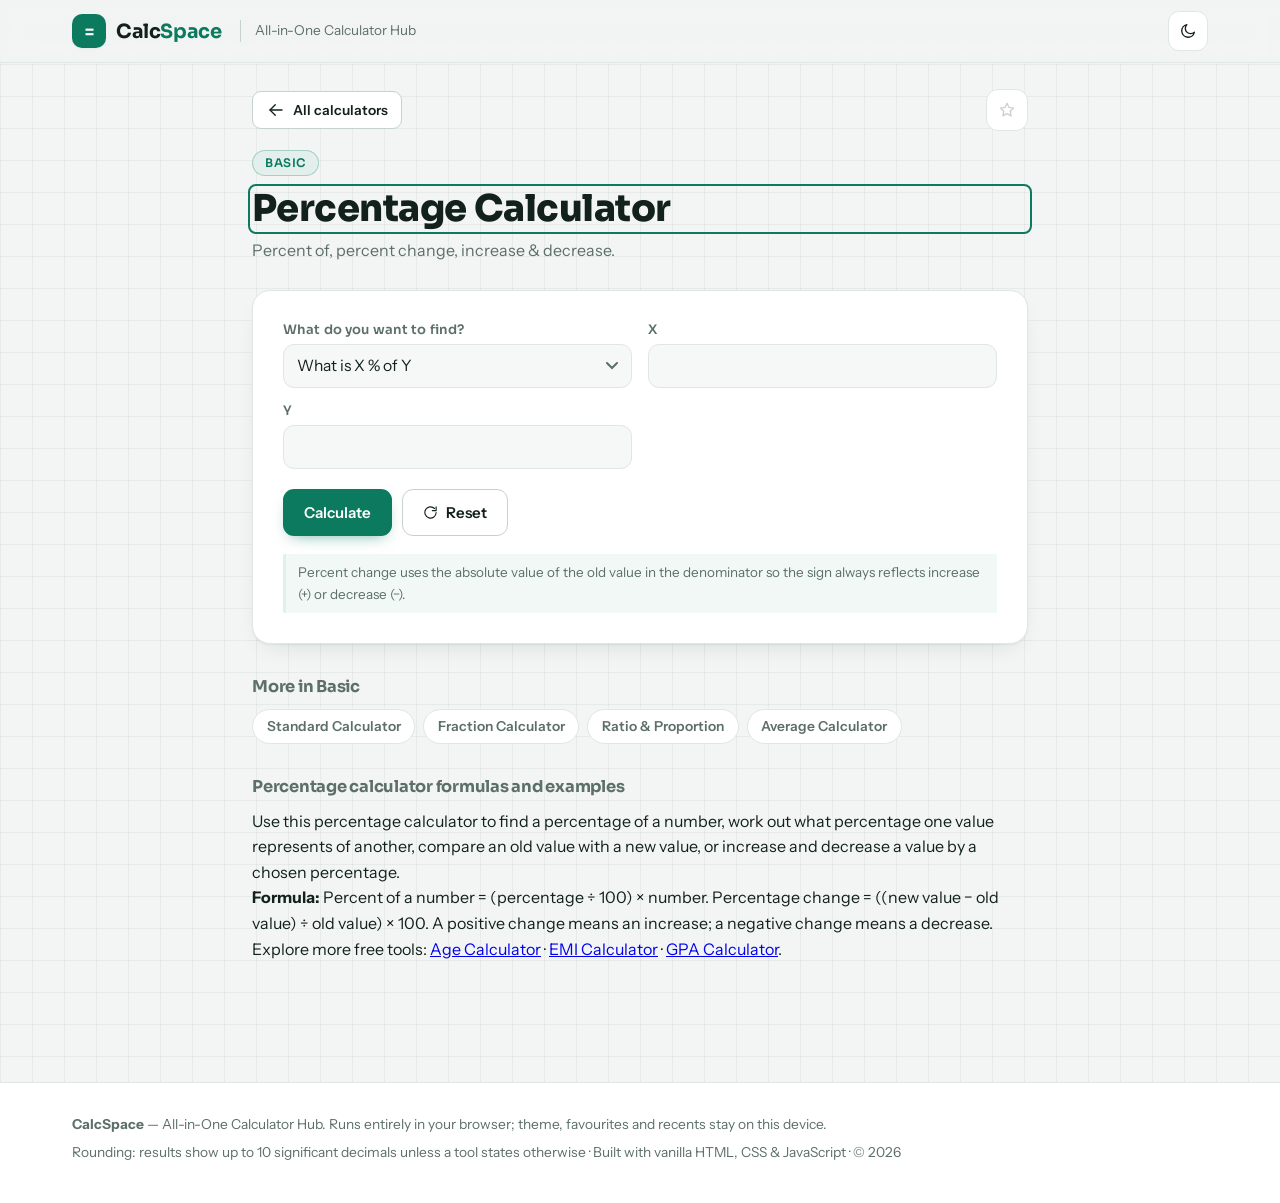
<file: percentage-calculator/index.html>
<!DOCTYPE html> <html lang="en" data-theme="light"> <head> <meta charset="UTF-8"> <meta name="viewport" content="width=device-width, initial-scale=1.0"> <title>Percentage Calculator - Percent, Increase & Change | CalcSpace</title> <meta name="description" content="Calculate percentages, find what percent one number is of another, calculate percentage change, and increase or decrease values with CalcSpace."> <meta name="robots" content="index, follow"> <link rel="canonical" href="https://calcspace-1sw.pages.dev/percentage-calculator/"> <link rel="icon" href="data:image/svg+xml,%3Csvg xmlns='http://www.w3.org/2000/svg' viewBox='0 0 64 64'%3E%3Crect width='64' height='64' rx='14' fill='%230c7a5f'/%3E%3Ctext x='32' y='43' font-family='monospace' font-size='34' fill='white' text-anchor='middle'%3E=%3C/text%3E%3C/svg%3E"> <link rel="preconnect" href="https://fonts.googleapis.com"> <link rel="preconnect" href="https://fonts.gstatic.com" crossorigin> <link href="https://fonts.googleapis.com/css2?family=Sora:wght@600;700;800&family=Instrument+Sans:wght@400;500;600;700&family=JetBrains+Mono:wght@400;500;600;700&display=swap" rel="stylesheet"> <link rel="stylesheet" href="../styles.css"> <link rel="icon" type="image/png" href="/favicon.png" /> </head> <body> <a class="skip" href="#main">Skip to content</a> <!-- ======= SVG icon sprite ======= --> <svg width="0" height="0" style="position:absolute" aria-hidden="true"> <defs> <symbol id="i-basic" viewBox="0 0 24 24"><rect x="5" y="3" width="14" height="18" rx="2.5"/><path d="M8.5 7.5h7"/><path d="M8.5 12h.01M12 12h.01M15.5 12h.01M8.5 15.5h.01M12 15.5h.01M15.5 15.5h.01M8.5 19h.01M12 19h.01M15.5 19h.01"/></symbol> <symbol id="i-sci" viewBox="0 0 24 24"><path d="M4 4v16h16"/><path d="M6.5 16.5c3.5 0 4-9.5 8-9.5 2 0 3 1.5 3.5 3"/></symbol> <symbol id="i-student" viewBox="0 0 24 24"><path d="M12 4 2.5 8.8l9.5 4.7 9.5-4.7L12 4z"/><path d="M6.5 11.2v4.6c0 1.6 2.5 2.9 5.5 2.9s5.5-1.3 5.5-2.9v-4.6"/><path d="M21.5 9v5"/></symbol> <symbol id="i-fin" viewBox="0 0 24 24"><rect x="2.5" y="6" width="19" height="12" rx="2"/><circle cx="12" cy="12" r="2.6"/><path d="M6 12h.01M18 12h.01"/></symbol> <symbol id="i-date" viewBox="0 0 24 24"><rect x="3.5" y="5" width="17" height="16" rx="2"/><path d="M3.5 10h17M8 3v4M16 3v4"/></symbol> <symbol id="i-conv" viewBox="0 0 24 24"><path d="M7 4 3 8l4 4"/><path d="M3 8h13"/><path d="m17 12 4 4-4 4"/><path d="M21 16H8"/></symbol> <symbol id="i-math" viewBox="0 0 24 24"><path d="M18 5H7l6.5 7L7 19h11"/></symbol> <symbol id="i-star" viewBox="0 0 24 24"><path d="m12 3 2.7 5.6 6.1.8-4.5 4.3 1.2 6.1L12 16.9l-5.5 2.9 1.2-6.1L3.2 9.4l6.1-.8L12 3z"/></symbol> <symbol id="i-search" viewBox="0 0 24 24"><circle cx="11" cy="11" r="7"/><path d="m16.5 16.5 4.5 4.5"/></symbol> <symbol id="i-sun" viewBox="0 0 24 24"><circle cx="12" cy="12" r="4"/><path d="M12 2v2M12 20v2M4.9 4.9l1.4 1.4M17.7 17.7l1.4 1.4M2 12h2M20 12h2M4.9 19.1l1.4-1.4M17.7 6.3l1.4-1.4"/></symbol> <symbol id="i-moon" viewBox="0 0 24 24"><path d="M20.5 13.5A8.5 8.5 0 1 1 10.5 3.5a6.8 6.8 0 0 0 10 10z"/></symbol> <symbol id="i-back" viewBox="0 0 24 24"><path d="M11 5l-7 7 7 7"/><path d="M4 12h16"/></symbol> <symbol id="i-copy" viewBox="0 0 24 24"><rect x="9" y="9" width="11" height="11" rx="2"/><path d="M15 5H7a2 2 0 0 0-2 2v8"/></symbol> <symbol id="i-reset" viewBox="0 0 24 24"><path d="M21 12a9 9 0 1 1-2.6-6.4"/><path d="M21 3v6h-6"/></symbol> </defs> </svg> <header class="topbar"> <div class="shell topbar-in"> <a class="brand" href="#/" aria-label="CalcSpace home"> <span class="brand-mark" aria-hidden="true">=</span> <span class="brand-name">Calc<em>Space</em></span> </a> <p class="tagline">All-in-One Calculator Hub</p> <div class="top-actions"> <button id="themeBtn" class="iconbtn" type="button" aria-label="Toggle dark / light theme" title="Toggle theme"> <svg class="ic sun"><use href="#i-sun"/></svg> <svg class="ic moon"><use href="#i-moon"/></svg> </button> </div> </div> </header> <main id="main"> <!-- ================= HOME ================= --> <section id="view-home"> <div class="hero"> <div class="shell hero-grid"> <div class="hero-copy"> <p class="eyebrow"><span id="toolCount">40</span> calculators · 7 categories · 100% private, in-browser</p> <h1>All your calculators.<br>One clean space.</h1> <p class="lede">Basic, scientific, student, financial, date &amp; time, unit conversion and advanced math — fast, accurate and free. No sign-up, no ads, everything runs on your device.</p> <div class="searchbox"> <svg class="ic" aria-hidden="true"><use href="#i-search"/></svg> <input id="searchInp" type="search" placeholder="Search calculators — try “emi”, “age”, “gcd”, “gst”…" autocomplete="off" aria-label="Search calculators"> <kbd class="kbd" aria-hidden="true">/</kbd> </div> <div class="popular"> <span class="popular-lb">Popular</span> <button class="pill" type="button" data-open="emi">EMI</button> <button class="pill" type="button" data-open="age">Age</button> <button class="pill" type="button" data-open="percent">Percentage</button> <button class="pill" type="button" data-open="gpa">GPA</button> <button class="pill" type="button" data-open="quadratic">Quadratic</button> </div> </div> <div class="hero-panel"> <div class="qcalc"> <div class="qcalc-top"><span class="qcalc-tt">Quick Calc</span><span class="qcalc-badge">live engine</span></div> <input id="quickInp" class="qcalc-in" type="text" inputmode="decimal" placeholder="25 * 4 + 12%" autocomplete="off" spellcheck="false" aria-label="Quick calculation"> <div class="qcalc-out" id="quickOut" aria-live="polite">= 0</div> <p class="qcalc-hint">Percent works as ÷100 · functions like <code>sqrt(144)</code> · press <kbd class="kbd">↵</kbd> to continue in Standard Calculator</p> </div> </div> </div> </div> <nav class="catbar" aria-label="Calculator categories"> <div class="shell"><div id="catbar" class="catbar-in"></div></div> </nav> <div class="shell"><div id="home-dyn"></div></div> </section> <!-- ================= CALCULATOR VIEW ================= --> <section id="view-calc" hidden> <div class="shell calc-shell"> <div class="calc-top"> <button id="backBtn" class="btn ghost sm" type="button"><svg class="ic"><use href="#i-back"/></svg> All calculators</button> <button id="calcStar" class="star big" type="button" aria-pressed="false" aria-label="Add to favourites"><svg class="ic"><use href="#i-star"/></svg></button> </div> <div class="calc-head"> <span id="calcCat" class="cattag"></span> <h1 id="calcTitle" tabindex="-1">Percentage Calculator</h1> <p id="calcDesc" class="calc-desc">Find a percentage, percentage change, or calculate an increase or decrease.</p> </div> <div id="calcMount" class="calc-body"></div> <div class="related"> <h2 id="relatedTitle">More tools</h2> <div id="relatedChips" class="chips"></div> </div> <div class="related seo-content"> <h2>Percentage calculator formulas and examples</h2> <p>Use this percentage calculator to find a percentage of a number, work out what percentage one value represents of another, compare an old value with a new value, or increase and decrease a value by a chosen percentage.</p> <p><strong>Formula:</strong> Percent of a number = (percentage ÷ 100) × number. Percentage change = ((new value − old value) ÷ old value) × 100. A positive change means an increase; a negative change means a decrease.</p> <p>Explore more free tools: <a href="../age-calculator/">Age Calculator</a> · <a href="../emi-calculator/">EMI Calculator</a> · <a href="../gpa-calculator/">GPA Calculator</a>.</p> </div> </div> </section> </main> <footer class="footer"> <div class="shell footer-in"> <p><strong>CalcSpace</strong> — All-in-One Calculator Hub. Runs entirely in your browser; theme, favourites and recents stay on this device.</p> <p class="dim">Rounding: results show up to 10 significant decimals unless a tool states otherwise · Built with vanilla HTML, CSS &amp; JavaScript · © 2026</p> </div> </footer> <div id="toast" class="toast" role="status" aria-live="polite"></div> <noscript><div style="padding:2rem;text-align:center">CalcSpace needs JavaScript to run its calculators.</div></noscript> <script>if (!location.hash) location.hash = "#/c/percent";</script> <script src="../script.js"></script> <script>if (location.hash === "#/c/percent") history.replaceState(null, "", location.pathname + location.search);</script> </body> </html>
</file>
<file: styles.css>
/* ============================================================
   CalcSpace — All-in-One Calculator Hub
   Design system: Sora (display) · Instrument Sans (body) · JetBrains Mono (digits)
   ============================================================ */

/* ---------- Tokens ---------- */
:root{
  --bg:#f2f5f3;
  --surface:#ffffff;
  --surface-2:#f5f8f6;
  --ink:#12211c;
  --muted:#5c6f68;
  --line:#dfe7e2;
  --line-strong:#c6d3cc;
  --brand:#0c7a5f;
  --brand-strong:#0a684f;
  --brand-ink:#ffffff;
  --brand-soft:#e0f0ea;
  --amber:#b07c1e;
  --amber-soft:#f6ecd6;
  --danger:#b8432f;
  --grid-line:rgba(18,33,28,.05);
  --shadow:0 1px 2px rgba(18,33,28,.05), 0 10px 28px -14px rgba(18,33,28,.16);
  --shadow-lg:0 2px 4px rgba(18,33,28,.06), 0 18px 44px -18px rgba(18,33,28,.22);
  --chev:url("data:image/svg+xml,%3Csvg xmlns='http://www.w3.org/2000/svg' width='12' height='8'%3E%3Cpath d='M1 1l5 5 5-5' fill='none' stroke='%235c6f68' stroke-width='2' stroke-linecap='round'/%3E%3C/svg%3E");
  /* category hues */
  --c-basic:#0c7a5f; --c-sci:#3a67c9; --c-student:#15878b; --c-fin:#a8761a;
  --c-date:#c05b3d; --c-conv:#5f6cae; --c-math:#8a4f9e;
}
[data-theme="dark"]{
  --bg:#0b1512;
  --surface:#101d18;
  --surface-2:#152620;
  --ink:#e7f1ec;
  --muted:#8ea39b;
  --line:#233830;
  --line-strong:#325045;
  --brand:#3ecf9a;
  --brand-strong:#5adfae;
  --brand-ink:#05241a;
  --brand-soft:#123327;
  --amber:#e0b25c;
  --amber-soft:#2b2412;
  --danger:#e4705c;
  --grid-line:rgba(231,241,236,.045);
  --shadow:0 1px 2px rgba(0,0,0,.35), 0 12px 32px -14px rgba(0,0,0,.55);
  --shadow-lg:0 2px 6px rgba(0,0,0,.4), 0 22px 50px -18px rgba(0,0,0,.65);
  --chev:url("data:image/svg+xml,%3Csvg xmlns='http://www.w3.org/2000/svg' width='12' height='8'%3E%3Cpath d='M1 1l5 5 5-5' fill='none' stroke='%238ea39b' stroke-width='2' stroke-linecap='round'/%3E%3C/svg%3E");
  --c-basic:#3ecf9a; --c-sci:#7ea4f2; --c-student:#4cc3c7; --c-fin:#e0b25c;
  --c-date:#eb8b6b; --c-conv:#98a4e6; --c-math:#c58ede;
}

/* ---------- Reset / base ---------- */
*,*::before,*::after{box-sizing:border-box}
html{scroll-behavior:smooth}
[hidden]{display:none!important}
body{
  margin:0; background:var(--bg); color:var(--ink);
  font:400 16px/1.6 "Instrument Sans", system-ui, sans-serif;
  -webkit-font-smoothing:antialiased;
  background-image:
    linear-gradient(var(--grid-line) 1px, transparent 1px),
    linear-gradient(90deg, var(--grid-line) 1px, transparent 1px);
  background-size:32px 32px;
}
h1,h2,h3{font-family:"Sora",sans-serif; line-height:1.15; margin:0; letter-spacing:-.015em}
p{margin:0}
button{font:inherit; color:inherit; cursor:pointer}
input,select{font:inherit; color:inherit}
code{font-family:"JetBrains Mono",monospace; font-size:.86em; background:var(--surface-2); border:1px solid var(--line); border-radius:5px; padding:.08em .35em}
:focus-visible{outline:2px solid var(--brand); outline-offset:2px; border-radius:4px}
.shell{max-width:1180px; margin:0 auto; padding:0 22px}
.skip{position:absolute; left:-999px; top:8px; z-index:99; background:var(--brand); color:var(--brand-ink); padding:.5rem 1rem; border-radius:8px}
.skip:focus{left:8px}
.ic{width:18px; height:18px; fill:none; stroke:currentColor; stroke-width:1.8; stroke-linecap:round; stroke-linejoin:round; flex:none}
.dim{color:var(--muted)}
.kbd{font-family:"JetBrains Mono",monospace; font-size:.72rem; border:1px solid var(--line-strong); border-bottom-width:2px; border-radius:6px; padding:.1rem .42rem; color:var(--muted); background:var(--surface)}

/* ---------- Topbar ---------- */
.topbar{position:sticky; top:0; z-index:40; background:color-mix(in srgb, var(--bg) 82%, transparent); backdrop-filter:blur(10px); border-bottom:1px solid var(--line)}
.topbar-in{display:flex; align-items:center; gap:16px; height:62px}
.brand{display:flex; align-items:center; gap:10px; text-decoration:none; color:var(--ink)}
.brand-mark{display:grid; place-items:center; width:34px; height:34px; border-radius:10px; background:var(--brand); color:var(--brand-ink); font:700 1.15rem "JetBrains Mono",monospace; box-shadow:var(--shadow)}
.brand-name{font:700 1.22rem "Sora",sans-serif; letter-spacing:-.02em}
.brand-name em{font-style:normal; color:var(--brand)}
.tagline{margin-left:2px; color:var(--muted); font-size:.85rem; border-left:1px solid var(--line-strong); padding-left:14px}
.top-actions{margin-left:auto}
.iconbtn{display:grid; place-items:center; width:40px; height:40px; border-radius:11px; border:1px solid var(--line); background:var(--surface); transition:transform .15s, border-color .15s}
.iconbtn:hover{transform:translateY(-1px); border-color:var(--brand)}
[data-theme="light"] .iconbtn .sun{display:none}
[data-theme="dark"] .iconbtn .moon{display:none}

/* ---------- Hero ---------- */
.hero{padding:56px 0 34px; position:relative; overflow:hidden}
.hero::before{content:""; position:absolute; inset:0; pointer-events:none;
  background:radial-gradient(560px 340px at 82% 8%, color-mix(in srgb, var(--brand) 12%, transparent), transparent 70%)}
.hero-grid{display:grid; grid-template-columns:1.12fr .88fr; gap:44px; align-items:center; position:relative}
.eyebrow{display:inline-flex; align-items:center; gap:8px; font:600 .78rem "Sora",sans-serif; letter-spacing:.04em; text-transform:uppercase; color:var(--brand); background:var(--brand-soft); border:1px solid color-mix(in srgb, var(--brand) 30%, transparent); padding:.38rem .8rem; border-radius:99px}
.hero h1{font-size:clamp(2.1rem, 4.6vw, 3.4rem); font-weight:800; margin:18px 0 14px}
.lede{color:var(--muted); font-size:1.06rem; max-width:34rem}
.searchbox{display:flex; align-items:center; gap:10px; margin:26px 0 16px; background:var(--surface); border:1.5px solid var(--line-strong); border-radius:14px; padding:0 14px; height:54px; box-shadow:var(--shadow); transition:border-color .15s, box-shadow .15s; max-width:34rem}
.searchbox:focus-within{border-color:var(--brand); box-shadow:0 0 0 4px color-mix(in srgb, var(--brand) 16%, transparent)}
.searchbox .ic{color:var(--muted)}
.searchbox input{flex:1; border:0; background:transparent; font-size:1.02rem; height:100%; min-width:0}
.searchbox input:focus{outline:none}
.popular{display:flex; flex-wrap:wrap; align-items:center; gap:8px}
.popular-lb{font-size:.8rem; color:var(--muted); font-weight:600; margin-right:2px}
.pill{border:1px solid var(--line); background:var(--surface); border-radius:99px; padding:.34rem .85rem; font-size:.86rem; font-weight:600; color:var(--muted); transition:.15s}
.pill:hover{border-color:var(--brand); color:var(--brand); transform:translateY(-1px)}

/* Quick calc panel */
.hero-panel{display:flex; justify-content:flex-end}
.qcalc{width:100%; max-width:420px; background:var(--surface); border:1px solid var(--line); border-radius:18px; box-shadow:var(--shadow-lg); padding:20px; position:relative}
.qcalc::before{content:""; position:absolute; top:0; left:20px; right:20px; height:3px; border-radius:0 0 6px 6px; background:var(--brand)}
.qcalc-top{display:flex; align-items:center; justify-content:space-between; margin-bottom:14px}
.qcalc-tt{font:700 1rem "Sora",sans-serif}
.qcalc-badge{font:600 .68rem "JetBrains Mono",monospace; letter-spacing:.06em; text-transform:uppercase; color:var(--amber); background:var(--amber-soft); border-radius:99px; padding:.22rem .6rem}
.qcalc-in{width:100%; border:1px solid var(--line); background:var(--surface-2); border-radius:11px; padding:12px 14px; font:500 1.08rem "JetBrains Mono",monospace; text-align:right}
.qcalc-in:focus{outline:2px solid var(--brand); outline-offset:1px}
.qcalc-out{margin-top:12px; font:700 2rem/1.2 "JetBrains Mono",monospace; text-align:right; color:var(--brand); min-height:2.5rem; overflow-wrap:anywhere}
.qcalc-out.bad{color:var(--danger); font-size:1rem; font-weight:600; padding-top:.6rem}
.qcalc-hint{margin-top:12px; font-size:.78rem; color:var(--muted)}

/* ---------- Category bar ---------- */
.catbar{position:sticky; top:62px; z-index:30; background:color-mix(in srgb, var(--bg) 88%, transparent); backdrop-filter:blur(8px); border-block:1px solid var(--line)}
.catbar-in{display:flex; gap:8px; padding:12px 0; overflow-x:auto; scrollbar-width:none}
.catbar-in::-webkit-scrollbar{display:none}
.catchip{display:inline-flex; align-items:center; gap:8px; white-space:nowrap; border:1px solid var(--line); background:var(--surface); border-radius:99px; padding:.42rem .95rem; font-size:.88rem; font-weight:600; color:var(--muted); transition:.15s}
.catchip .dot{width:8px; height:8px; border-radius:50%; background:var(--cc, var(--brand))}
.catchip:hover{border-color:var(--cc, var(--brand)); color:var(--ink)}
.catchip.on{background:var(--ink); color:var(--bg); border-color:var(--ink)}
.catchip.on .dot{background:var(--cc, var(--brand))}

/* ---------- Home dynamic sections ---------- */
.home-section{padding:34px 0 6px}
.hs-head{display:flex; align-items:baseline; gap:14px; margin-bottom:16px}
.hs-head h2{font-size:1.35rem; font-weight:700}
.hs-count{font:600 .8rem "JetBrains Mono",monospace; color:var(--muted)}
.hs-catmark{width:10px; height:22px; border-radius:4px; background:var(--cc, var(--brand)); flex:none; align-self:center}
.grid{display:grid; grid-template-columns:repeat(auto-fill, minmax(255px, 1fr)); gap:14px}

/* Cards */
.card{position:relative; display:flex; gap:14px; align-items:flex-start; background:var(--surface); border:1px solid var(--line); border-radius:15px; padding:16px; cursor:pointer; box-shadow:0 1px 2px rgba(18,33,28,.04); transition:transform .16s, box-shadow .16s, border-color .16s}
.card:hover{transform:translateY(-3px); box-shadow:var(--shadow); border-color:color-mix(in srgb, var(--cc, var(--brand)) 45%, var(--line))}
.card:active{transform:translateY(-1px) scale(.995)}
.card:focus-visible{outline:2px solid var(--brand); outline-offset:3px}
.card-ic{display:grid; place-items:center; width:44px; height:44px; border-radius:12px; flex:none; color:var(--cc, var(--brand)); background:color-mix(in srgb, var(--cc, var(--brand)) 13%, var(--surface)); border:1px solid color-mix(in srgb, var(--cc, var(--brand)) 24%, transparent)}
.card-ic .ic{width:22px; height:22px}
.card-bd{min-width:0; padding-right:22px}
.card-bd h3{font-size:.98rem; font-weight:700; margin-bottom:3px}
.card-bd p{font-size:.83rem; color:var(--muted); line-height:1.45}
.star{position:absolute; top:10px; right:10px; width:32px; height:32px; display:grid; place-items:center; border:0; background:transparent; border-radius:9px; color:var(--line-strong); opacity:0; transition:.15s}
.card:hover .star, .star:focus-visible, .star.active{opacity:1}
.star:hover{color:var(--amber); background:var(--amber-soft)}
.star.active{color:var(--amber)}
.star.active .ic{fill:var(--amber)}
.star.big{position:static; width:42px; height:42px; border:1px solid var(--line); background:var(--surface); border-radius:12px; opacity:1}
@media (hover:none){.star{opacity:1}}

/* Recently used chips */
.recent-row{display:flex; flex-wrap:wrap; gap:8px}
.recent-chip{display:inline-flex; align-items:center; gap:8px; border:1px solid var(--line); background:var(--surface); border-radius:11px; padding:.5rem .9rem; font-size:.88rem; font-weight:600; transition:.15s}
.recent-chip:hover{border-color:var(--cc, var(--brand)); transform:translateY(-1px)}
.recent-chip .dot{width:8px; height:8px; border-radius:50%; background:var(--cc, var(--brand))}

/* Empty state */
.empty{border:1.5px dashed var(--line-strong); border-radius:16px; padding:52px 24px; text-align:center; background:var(--surface)}
.empty .glyph{font:700 2.4rem "JetBrains Mono",monospace; color:var(--line-strong)}
.empty h3{margin:10px 0 6px}
.empty p{color:var(--muted); margin-bottom:18px}
.empty .chips{justify-content:center}
.chips{display:flex; flex-wrap:wrap; gap:8px}

/* ---------- Calculator view ---------- */
.calc-shell{max-width:820px; padding-top:26px; padding-bottom:60px}
.calc-top{display:flex; justify-content:space-between; align-items:center; margin-bottom:18px}
.cattag{display:inline-flex; align-items:center; gap:8px; font:600 .74rem "Sora",sans-serif; letter-spacing:.05em; text-transform:uppercase; color:var(--cc, var(--brand)); background:color-mix(in srgb, var(--cc, var(--brand)) 12%, var(--surface)); border:1px solid color-mix(in srgb, var(--cc, var(--brand)) 28%, transparent); padding:.32rem .75rem; border-radius:99px; margin-bottom:12px}
.calc-head h1{font-size:clamp(1.6rem, 3.4vw, 2.3rem); font-weight:800}
.calc-desc{color:var(--muted); margin-top:8px; max-width:44rem}
.calc-body{margin-top:26px; background:var(--surface); border:1px solid var(--line); border-radius:18px; box-shadow:var(--shadow); padding:clamp(18px, 3.4vw, 30px)}
.related{margin-top:34px}
.related h2{font-size:1.02rem; margin-bottom:12px; color:var(--muted)}

/* ---------- Buttons ---------- */
.btn{display:inline-flex; align-items:center; justify-content:center; gap:8px; border-radius:11px; border:1px solid transparent; font-weight:600; padding:.66rem 1.25rem; font-size:.94rem; transition:transform .14s, box-shadow .14s, background .14s, border-color .14s}
.btn:active{transform:translateY(1px) scale(.99)}
.btn.primary{background:var(--brand); color:var(--brand-ink); box-shadow:0 6px 16px -8px color-mix(in srgb, var(--brand) 70%, transparent)}
.btn.primary:hover{background:var(--brand-strong); transform:translateY(-1px)}
.btn.ghost{background:var(--surface); border-color:var(--line-strong); color:var(--ink)}
.btn.ghost:hover{border-color:var(--brand); color:var(--brand); transform:translateY(-1px)}
.btn.sm{padding:.44rem .85rem; font-size:.86rem; border-radius:9px}
.btn.tiny{padding:.26rem .6rem; font-size:.76rem; border-radius:8px}
.btn:disabled{opacity:.5; cursor:not-allowed; transform:none}

/* ---------- Fields / forms ---------- */
.fgrid{display:grid; grid-template-columns:1fr 1fr; gap:14px 16px}
.fgrid.g3{grid-template-columns:repeat(3,1fr)}
.field{display:flex; flex-direction:column; gap:6px; min-width:0}
.field>label{font:600 .82rem "Sora",sans-serif; color:var(--muted); letter-spacing:.01em}
.inwrap{position:relative; display:flex; align-items:center}
.inwrap input, .inwrap select{width:100%; height:44px; border:1.5px solid var(--line); background:var(--surface-2); border-radius:11px; padding:0 13px; font-size:.98rem; transition:border-color .14s, box-shadow .14s}
.inwrap input:focus, .inwrap select:focus{outline:none; border-color:var(--brand); box-shadow:0 0 0 3.5px color-mix(in srgb, var(--brand) 15%, transparent); background:var(--surface)}
.inwrap input[type="number"]{font-family:"JetBrains Mono",monospace; font-size:.94rem}
.inwrap select{appearance:none; background-image:var(--chev); background-repeat:no-repeat; background-position:right 13px center; padding-right:34px}
.insuffix{position:absolute; right:13px; color:var(--muted); font:600 .82rem "JetBrains Mono",monospace; pointer-events:none}
.inwrap:has(.insuffix) input{padding-right:48px}
.inwrap input[type="date"], .inwrap input[type="time"]{font-family:"JetBrains Mono",monospace; font-size:.9rem}
.checkline{display:flex; align-items:center; gap:9px; font-size:.9rem; color:var(--muted); margin-top:2px; user-select:none}
.checkline input{width:17px; height:17px; accent-color:var(--brand)}

/* Segmented control */
.seg{display:inline-flex; border:1px solid var(--line); background:var(--surface-2); border-radius:11px; padding:3px; gap:3px}
.seg-b{border:0; background:transparent; border-radius:8px; padding:.4rem .9rem; font-size:.85rem; font-weight:600; color:var(--muted)}
.seg-b.on{background:var(--surface); color:var(--brand); box-shadow:var(--shadow)}

/* Actions + notes */
.actions{display:flex; gap:10px; margin-top:20px; flex-wrap:wrap}
.note{margin-top:18px; font-size:.84rem; color:var(--muted); border-left:3px solid var(--brand-soft); border-radius:2px; padding:8px 12px; background:color-mix(in srgb, var(--brand-soft) 45%, transparent); line-height:1.6}

/* ---------- Result box ---------- */
.outbox{margin-top:20px; border:1px solid var(--line); border-left:4px solid var(--brand); border-radius:13px; background:color-mix(in srgb, var(--brand-soft) 38%, var(--surface)); overflow:hidden}
.outbox:not(.on){display:none}
.outbox.err{border-left-color:var(--danger); background:color-mix(in srgb, var(--danger) 7%, var(--surface))}
.ob-head{display:flex; align-items:center; justify-content:space-between; padding:10px 16px; border-bottom:1px dashed var(--line)}
.ob-title{font:700 .78rem "Sora",sans-serif; letter-spacing:.07em; text-transform:uppercase; color:var(--muted)}
.ob-body{padding:14px 16px 16px}
.ob-row{display:flex; align-items:baseline; gap:10px; padding:.34rem 0}
.ob-k{font-size:.9rem; color:var(--muted); font-weight:500}
.ob-dots{flex:1; border-bottom:2px dotted var(--line-strong); transform:translateY(-4px); min-width:16px}
.ob-v{font:600 1.02rem "JetBrains Mono",monospace; text-align:right; overflow-wrap:anywhere}
.ob-row.lead .ob-v{font-size:1.4rem; color:var(--brand)}
.ob-row.good .ob-v{color:var(--brand)}
.ob-row.bad .ob-v{color:var(--danger)}
.ob-step{font:500 .86rem "JetBrains Mono",monospace; color:var(--muted); padding:.22rem 0}
.ob-step::before{content:"› "; color:var(--brand)}
.ob-err{color:var(--danger); font-weight:600; font-size:.94rem}

/* Split bar (EMI) */
.splitbar{display:flex; height:10px; border-radius:99px; overflow:hidden; margin:16px 0 8px; border:1px solid var(--line)}
.sb-p{background:var(--brand)} .sb-i{background:var(--amber)}
.splitbar-legend{display:flex; gap:18px; font-size:.78rem; color:var(--muted)}
.splitbar-legend i{display:inline-block; width:9px; height:9px; border-radius:3px; margin-right:6px}

/* ---------- Keypads ---------- */
.calcwrap{max-width:460px; margin:0 auto}
.sc-display{background:var(--surface-2); border:1px solid var(--line); border-radius:14px; padding:14px 18px; text-align:right; margin-bottom:14px}
.sc-expr{min-height:1.4rem; font:500 .95rem "JetBrains Mono",monospace; color:var(--muted); overflow-wrap:anywhere}
.sc-main{font:700 2.1rem/1.25 "JetBrains Mono",monospace; overflow-wrap:anywhere; min-height:2.6rem}
.sc-main.err{color:var(--danger); font-size:1.15rem; padding-top:.5rem}
.sci-input{width:100%; background:transparent; border:0; text-align:right; font:600 1.45rem "JetBrains Mono",monospace; color:var(--ink); padding:2px 0}
.sci-input:focus{outline:none}
.sc-prev{min-height:1.3rem; font:500 .92rem "JetBrains Mono",monospace; color:var(--brand); overflow-wrap:anywhere}
.sc-toprow{display:flex; justify-content:space-between; align-items:center; margin-bottom:12px}
.keys{display:grid; gap:8px}
.k4{grid-template-columns:repeat(4,1fr)}
.k5{grid-template-columns:repeat(5,1fr)}
.key{height:52px; border-radius:12px; border:1px solid var(--line); background:var(--surface); font:600 1.06rem "JetBrains Mono",monospace; transition:transform .06s, background .14s, border-color .14s; user-select:none}
.key:hover{border-color:var(--line-strong); background:var(--surface-2)}
.key:active{transform:scale(.96)}
.key.fn{background:var(--surface-2); color:var(--muted); font-size:.92rem}
.key.op{background:var(--brand-soft); color:var(--brand); border-color:color-mix(in srgb, var(--brand) 25%, var(--line))}
.key.eq{grid-column:1/-1; height:56px; background:var(--brand); color:var(--brand-ink); border-color:var(--brand); font-size:1.2rem}
.key.eq:hover{background:var(--brand-strong)}
.sc-hist{margin-top:14px; display:flex; flex-direction:column; gap:4px}
.sc-hist:empty{display:none}
.sc-hist-t{font:600 .7rem "Sora",sans-serif; letter-spacing:.08em; text-transform:uppercase; color:var(--muted); margin-bottom:2px}
.hist-b{display:flex; justify-content:space-between; gap:10px; border:0; background:transparent; border-radius:8px; padding:.3rem .5rem; font:500 .84rem "JetBrains Mono",monospace; color:var(--muted); text-align:right}
.hist-b:hover{background:var(--surface-2); color:var(--brand)}

/* ---------- Row editors (GPA, grades, weighted…) ---------- */
.rowed{border:1px solid var(--line); border-radius:13px; padding:14px; background:var(--surface-2)}
.rowed-head, .rowed-row{display:grid; gap:10px; align-items:center}
.rowed-head{font:600 .74rem "Sora",sans-serif; text-transform:uppercase; letter-spacing:.05em; color:var(--muted); padding:0 6px 8px}
.rowed-row{padding:4px 0}
.rowed-row input{width:100%; height:40px; border:1.5px solid var(--line); border-radius:9px; background:var(--surface); padding:0 11px; font:500 .92rem "JetBrains Mono",monospace}
.rowed-row input:focus{outline:none; border-color:var(--brand)}
.rowdel{width:32px; height:32px; border-radius:8px; border:1px solid var(--line); background:var(--surface); color:var(--muted); font-size:1rem; line-height:1}
.rowdel:hover{color:var(--danger); border-color:var(--danger)}
.rowed .btn{margin-top:12px}

/* Converter */
.conv-result{display:flex; align-items:baseline; gap:12px; flex-wrap:wrap; margin-top:20px; padding:16px; border-radius:13px; background:var(--brand-soft); border:1px solid color-mix(in srgb, var(--brand) 22%, transparent)}
.conv-result b{font:700 clamp(1.3rem, 3vw, 1.8rem) "JetBrains Mono",monospace; color:var(--brand); overflow-wrap:anywhere}
.conv-table{margin-top:16px; border:1px solid var(--line); border-radius:13px; overflow:hidden}
.conv-row{display:flex; justify-content:space-between; gap:12px; padding:.5rem 14px; font-size:.9rem; border-bottom:1px solid var(--line)}
.conv-row:last-child{border-bottom:0}
.conv-row:nth-child(odd){background:var(--surface-2)}
.conv-row b{font:600 .9rem "JetBrains Mono",monospace; text-align:right; overflow-wrap:anywhere}
.swapbtn{align-self:end; margin-bottom:2px}

/* Fractions inline */
.frac-group{display:flex; align-items:end; gap:10px; flex-wrap:wrap}
.frac{display:flex; flex-direction:column; gap:6px; width:86px}
.frac input{text-align:center}
.frac-slash{padding-bottom:10px; font:700 1.3rem "JetBrains Mono",monospace; color:var(--muted)}

/* Stats chips */
.tagrow{display:flex; flex-wrap:wrap; gap:6px; max-width:100%}
.tagchip{font:500 .8rem "JetBrains Mono",monospace; background:var(--surface-2); border:1px solid var(--line); border-radius:7px; padding:.14rem .5rem}

/* Base converter outputs */
.base-grid{display:grid; grid-template-columns:1fr 1fr; gap:12px; margin-top:18px}
.base-out{border:1px solid var(--line); border-radius:12px; padding:12px 14px; background:var(--surface-2)}
.base-out .lbl{font:600 .72rem "Sora",sans-serif; letter-spacing:.06em; text-transform:uppercase; color:var(--muted)}
.base-out .val{font:600 1.05rem "JetBrains Mono",monospace; margin-top:4px; overflow-wrap:anywhere; min-height:1.5rem}

/* ---------- Toast / footer ---------- */
.toast{position:fixed; left:50%; bottom:26px; transform:translateX(-50%) translateY(16px); background:var(--ink); color:var(--bg); padding:.6rem 1.15rem; border-radius:11px; font-size:.88rem; font-weight:600; opacity:0; pointer-events:none; transition:.25s; z-index:90; box-shadow:var(--shadow-lg)}
.toast.show{opacity:1; transform:translateX(-50%) translateY(0)}
.footer{border-top:1px solid var(--line); margin-top:60px; padding:30px 0 40px; background:var(--surface)}
.footer-in p{font-size:.86rem; color:var(--muted)}
.footer-in p+p{margin-top:6px}

/* Category color hooks */
.cat-basic{--cc:var(--c-basic)} .cat-sci{--cc:var(--c-sci)} .cat-student{--cc:var(--c-student)}
.cat-fin{--cc:var(--c-fin)} .cat-date{--cc:var(--c-date)} .cat-conv{--cc:var(--c-conv)}
.cat-math{--cc:var(--c-math)} .cat-favs{--cc:var(--amber)}

/* ---------- Responsive ---------- */
@media (max-width:940px){
  .hero{padding-top:38px}
  .hero-grid{grid-template-columns:1fr; gap:30px}
  .hero-panel{justify-content:flex-start}
  .tagline{display:none}
}
@media (max-width:640px){
  .fgrid, .fgrid.g3, .base-grid{grid-template-columns:1fr}
  .key{height:48px; font-size:.98rem}
  .calc-body{padding:16px}
  .grid{grid-template-columns:1fr}
  .topbar-in{height:56px}
  .catbar{top:56px}
}
@media (prefers-reduced-motion:reduce){
  *,*::before,*::after{transition:none!important; animation:none!important}
  html{scroll-behavior:auto}
}
.developer-credit {
  text-align: center;
  padding: 20px 12px;
  margin-top: 30px;
  font-size: 13px;
  opacity: 0.8;
}

.developer-credit p {
  margin: 6px 0;
}
</file>
